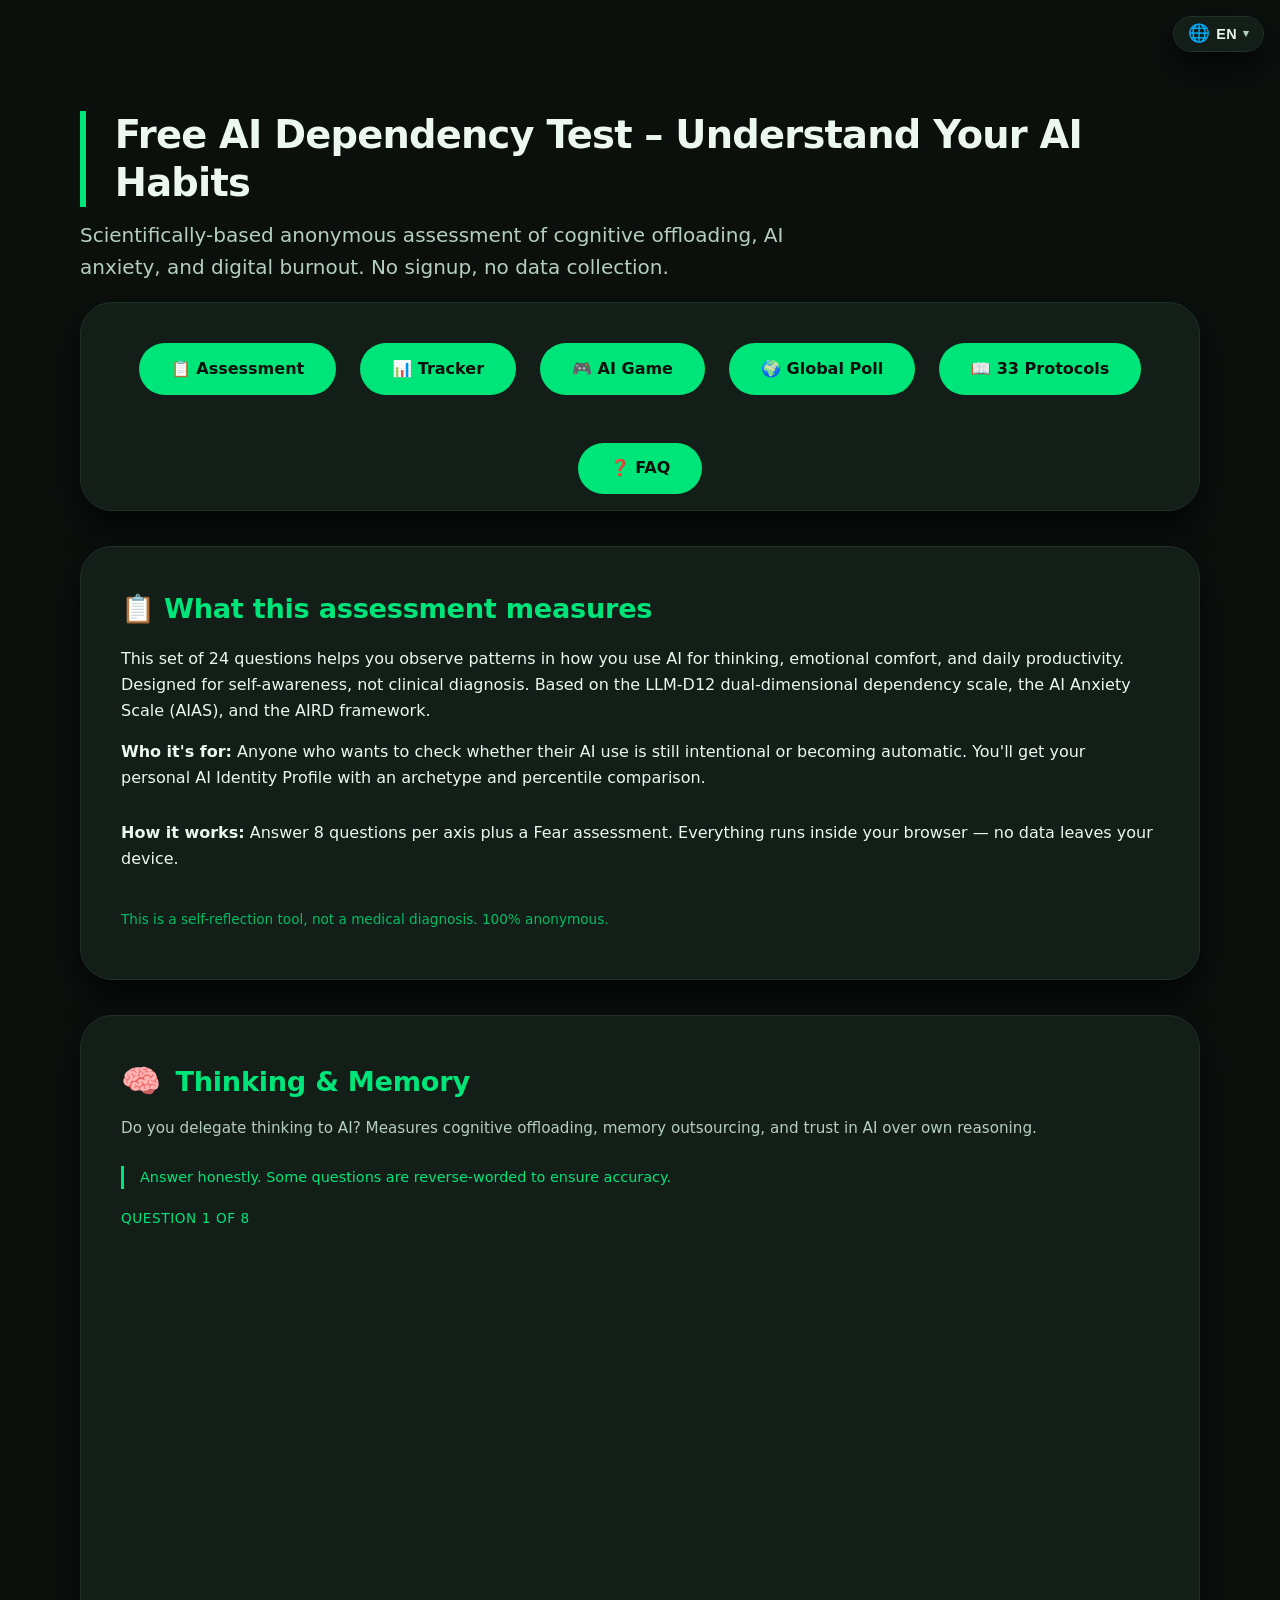
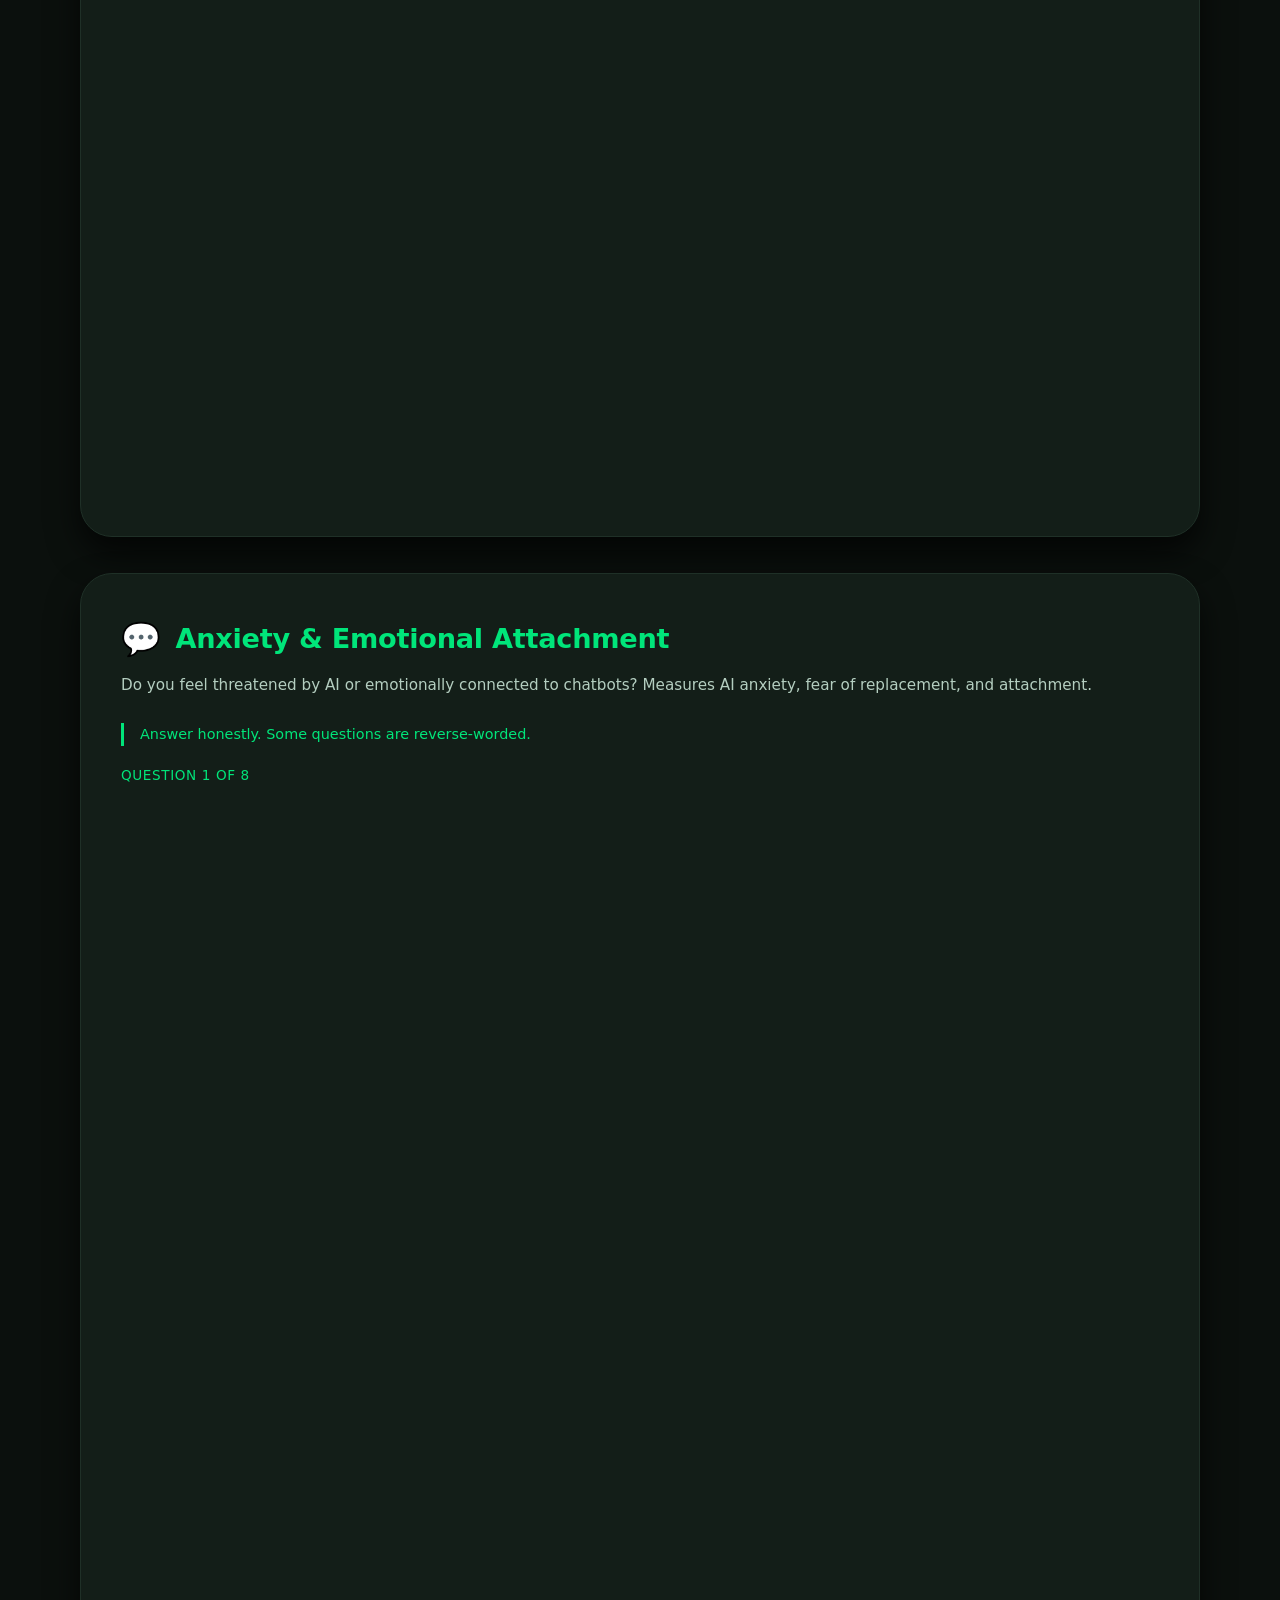
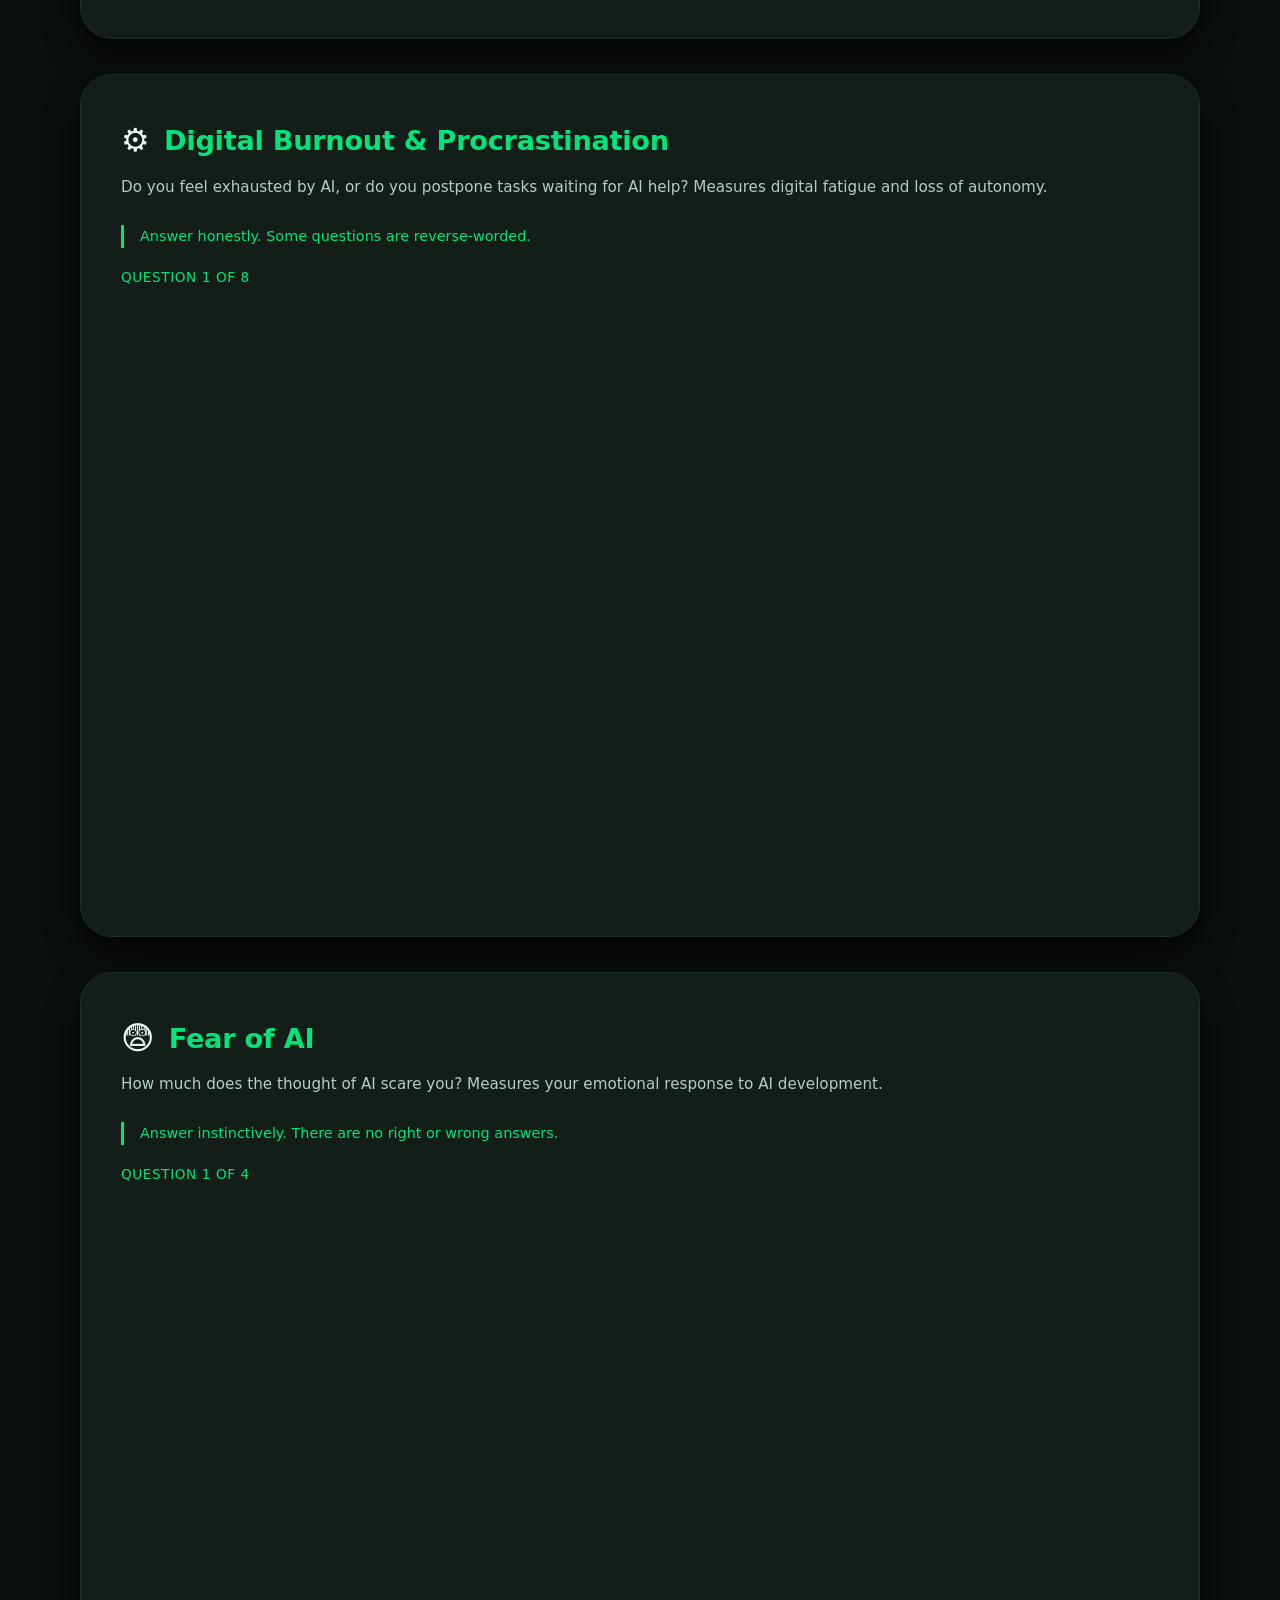
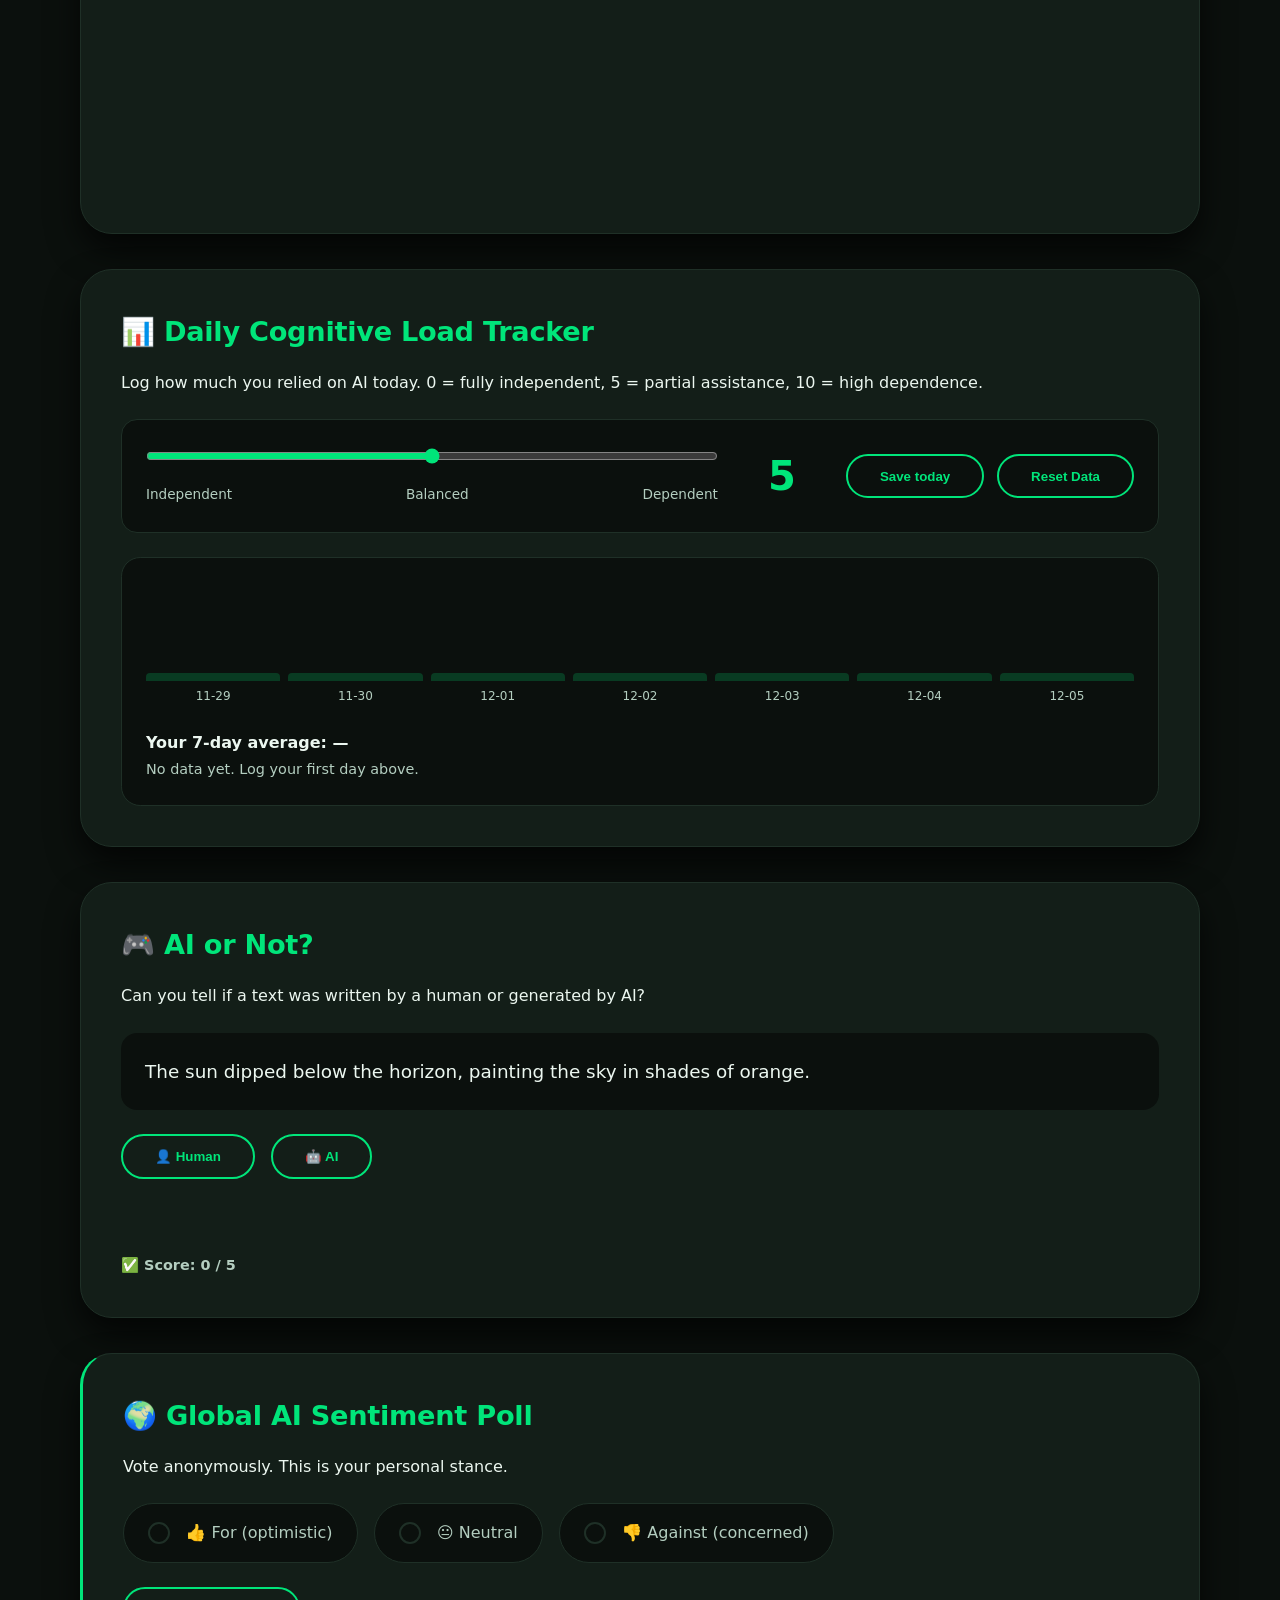
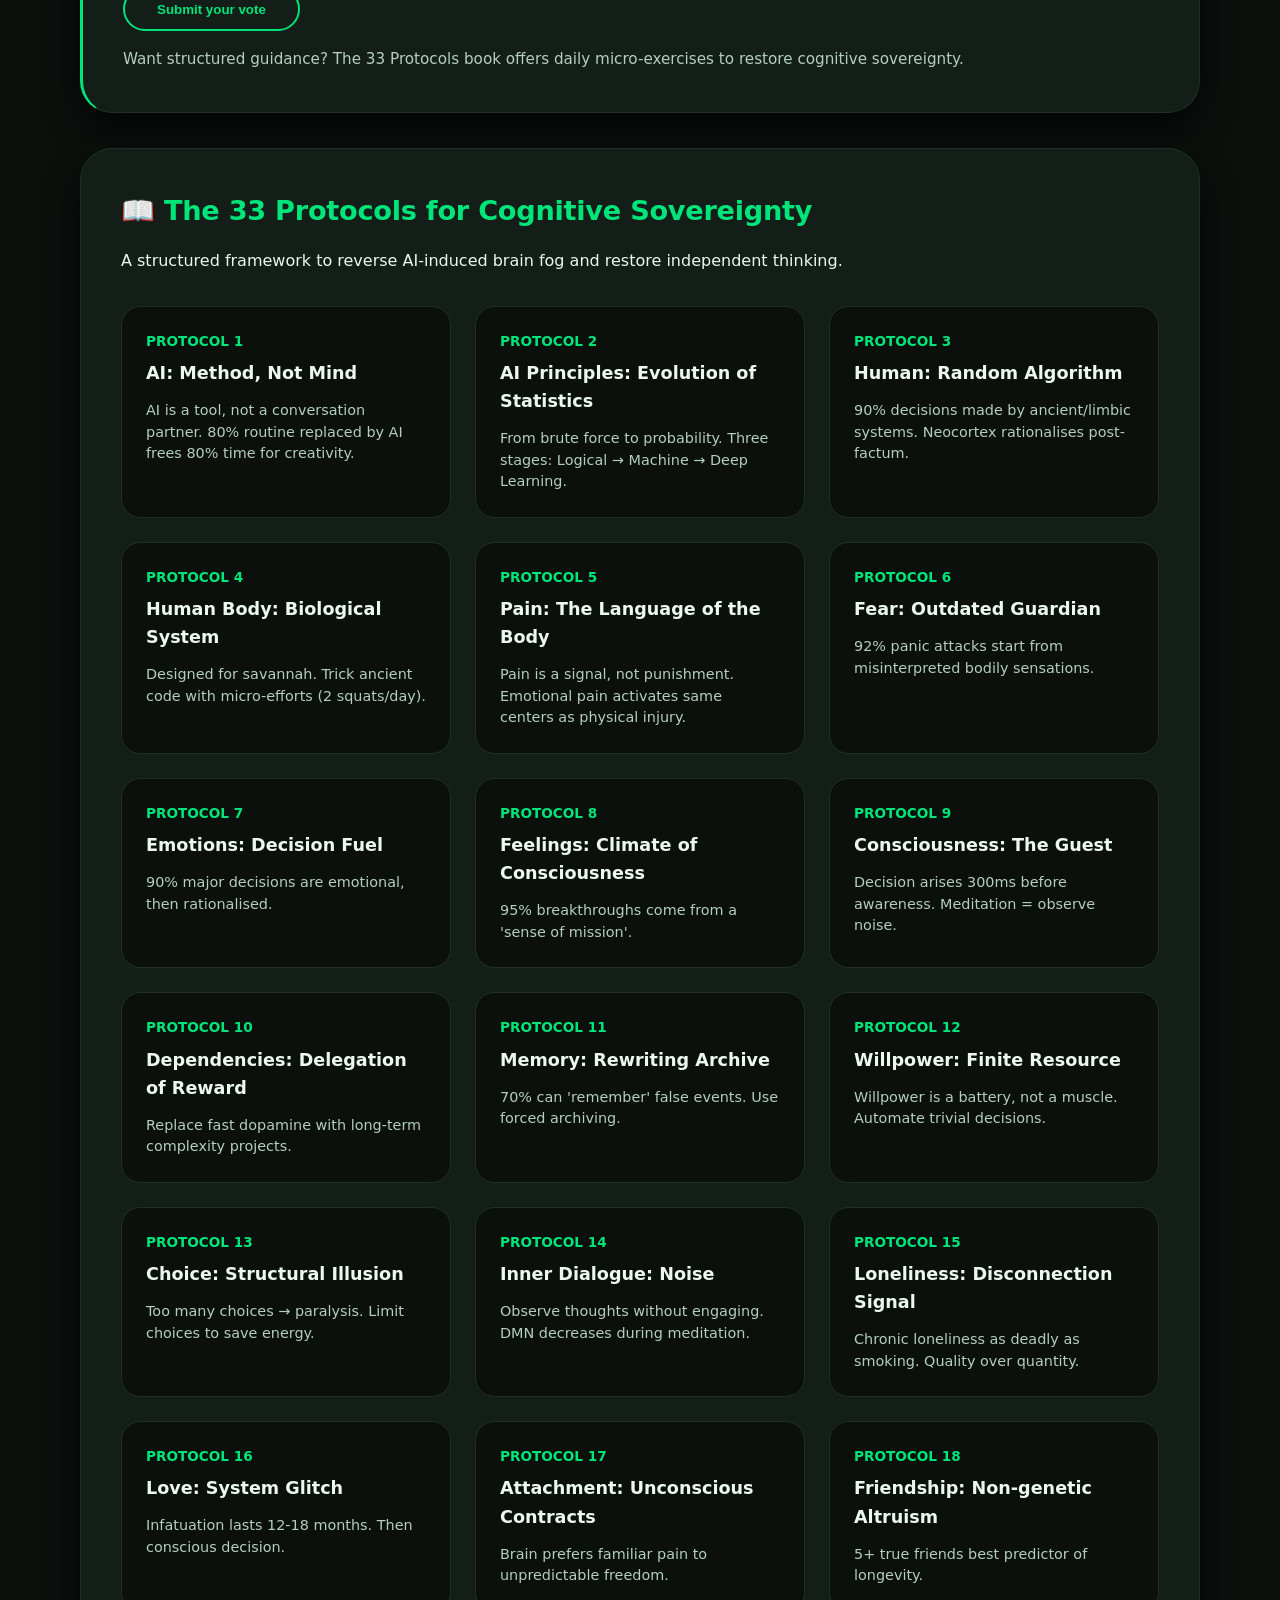
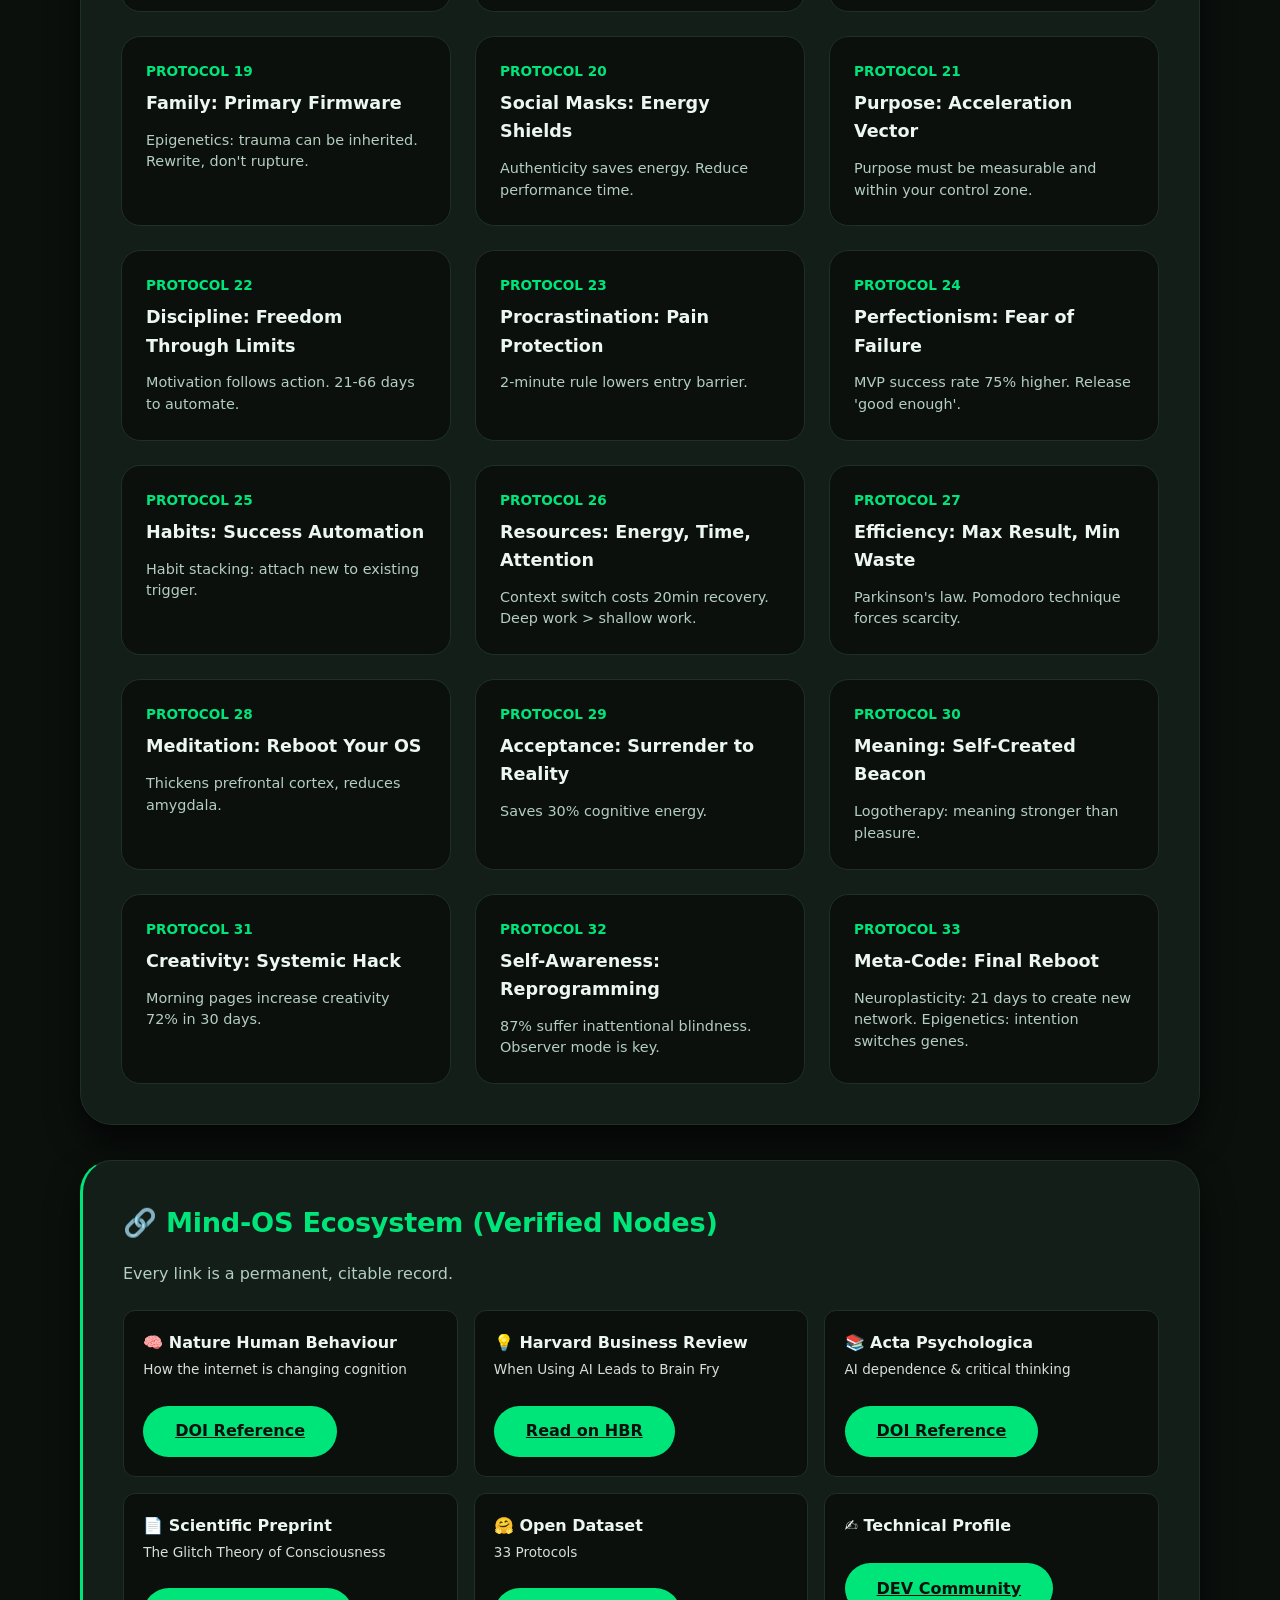
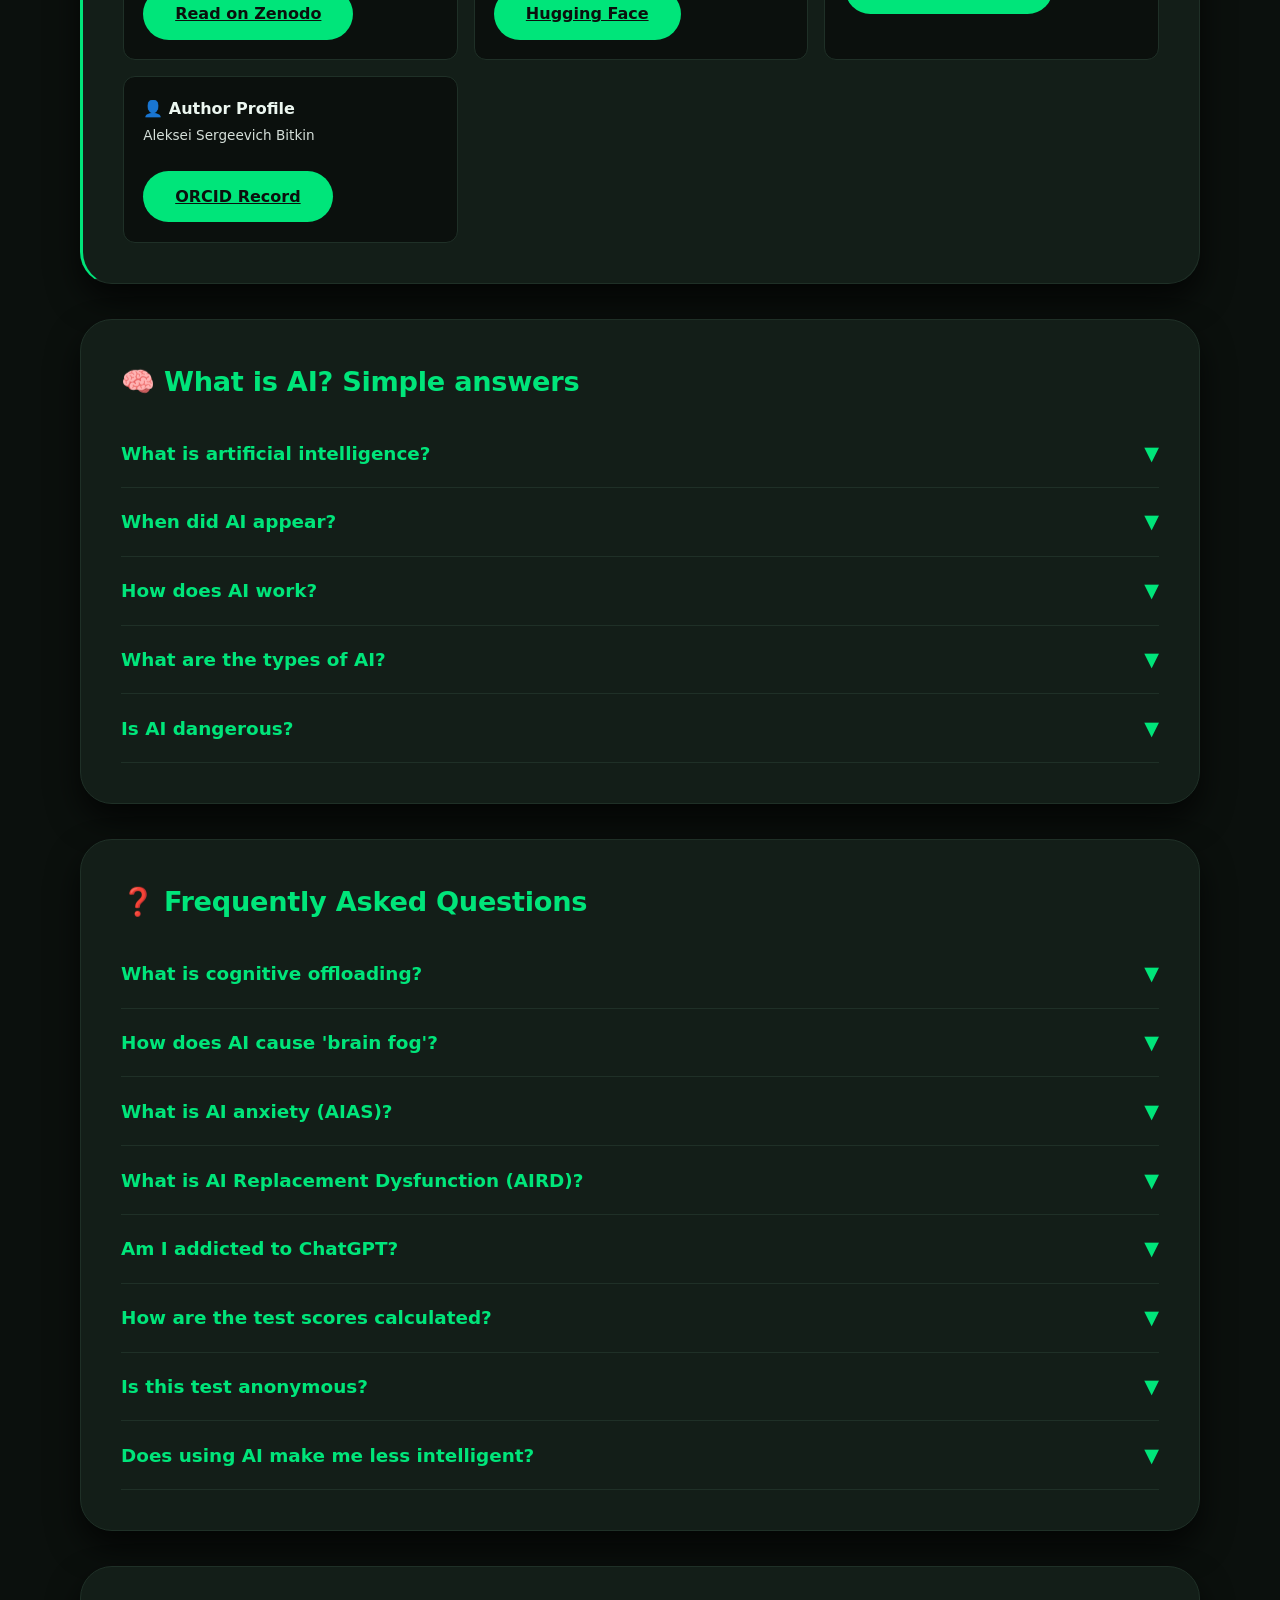
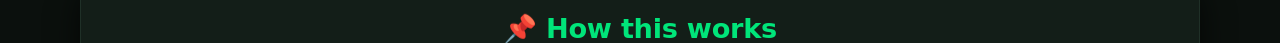
<file: index.html>
<!DOCTYPE html>
<html lang="en"><head>
  
  <meta name="viewport" content="width=device-width, initial-scale=1.0, viewport-fit=cover">
<title id="dynamicTitle">Free AI Dependency Test – Understand Your AI Habits | Mind-OS</title>
  
  <meta name="description" id="dynamicDescription" content="Scientifically-based anonymous assessment of cognitive offloading, AI anxiety, and digital burnout. No signup, no data collection." />
  
  <meta name="author" content="Aleksei Sergeevich Bitkin">
  <meta name="robots" content="index, follow, max-image-preview:large">
  <meta http-equiv="X-Content-Type-Options" content="nosniff">
  <meta name="referrer" content="strict-origin-when-cross-origin">
  <meta http-equiv="Permissions-Policy" content="geolocation=(), microphone=(), camera=(), payment=()">
  <meta name="yandex-verification" content="5356814ecf72e704">
  <meta http-equiv="Content-Security-Policy" content="default-src 'self' https://script.google.com https://script.googleusercontent.com; script-src 'self' 'unsafe-inline'; style-src 'self' 'unsafe-inline' https://fonts.googleapis.com; font-src 'self' https://fonts.gstatic.com; img-src 'self' data: https:; connect-src 'self' https://script.google.com https://script.googleusercontent.com https://fonts.gstatic.com;">
  
  <link rel="canonical" id="dynamicCanonical" href="https://iamalex-afk.github.io/human-os-patch-33-protocols/">
  <link rel="alternate" hreflang="x-default" href="https://iamalex-afk.github.io/human-os-patch-33-protocols/">
  <link rel="alternate" hreflang="en" href="https://iamalex-afk.github.io/human-os-patch-33-protocols/">
  <link rel="alternate" hreflang="ru" href="https://iamalex-afk.github.io/human-os-patch-33-protocols/?lang=ru">
  <link rel="alternate" hreflang="es" href="https://iamalex-afk.github.io/human-os-patch-33-protocols/?lang=es">
  <link rel="alternate" hreflang="de" href="https://iamalex-afk.github.io/human-os-patch-33-protocols/?lang=de">
  <link rel="alternate" hreflang="fr" href="https://iamalex-afk.github.io/human-os-patch-33-protocols/?lang=fr">
  <link rel="alternate" hreflang="ja" href="https://iamalex-afk.github.io/human-os-patch-33-protocols/?lang=ja">
  
  <meta property="og:url" id="dynamicOgUrl" content="https://iamalex-afk.github.io/human-os-patch-33-protocols/">
  <meta property="og:title" id="dynamicOgTitle" content="Free AI Dependency Test – Understand Your AI Habits" />
  <meta property="og:description" id="dynamicOgDescription" content="Scientifically-based anonymous assessment of cognitive offloading, AI anxiety, and digital burnout. No signup, no data collection." />
  <meta property="og:image" content="https://iamalex-afk.github.io/human-os-patch-33-protocols/cover.jpg">
  <meta property="og:image:width" content="1200">
  <meta property="og:image:height" content="630">
  <meta property="og:image:alt" content="Mind-OS: Free AI Dependency Test — No Data Collection, 6 Languages">
  <meta property="og:type" content="website">
  <meta property="og:locale" content="en_US">
  <meta property="og:locale:alternate" content="ru_RU">
  <meta property="og:locale:alternate" content="es_ES">
  <meta property="og:locale:alternate" content="de_DE">
  <meta property="og:locale:alternate" content="fr_FR">
  <meta property="og:locale:alternate" content="ja_JP">
  <meta property="og:site_name" content="Mind-OS">
  <meta property="article:published_time" content="2025-01-01T00:00:00Z">
  <meta name="twitter:card" content="summary_large_image">
  <meta name="twitter:title" content="Free AI Dependency Test – Understand Your AI Habits">
  <meta name="twitter:description" content="Anonymous, no signup, no data collection. Measure cognitive offloading, AI anxiety, and digital burnout. 6 languages.">
  <meta name="twitter:image" content="https://iamalex-afk.github.io/human-os-patch-33-protocols/cover.jpg">
  
  <link rel="icon" type="image/x-icon" href="favicon.ico">
  <link rel="apple-touch-icon" sizes="180x180" href="apple-touch-icon.png">
  <link rel="author" href="humans.txt">
  <link rel="manifest" href="manifest.json">
  <meta name="theme-color" content="#0b100d">
  <link rel="preconnect" href="https://fonts.googleapis.com">
  <link rel="preconnect" href="https://fonts.gstatic.com" crossorigin>
  <link rel="preload" href="https://fonts.googleapis.com/css2?family=Inter:wght@400;600;700&display=swap" as="style">
  <link href="https://fonts.googleapis.com/css2?family=Inter:wght@400;600;700&amp;display=swap" rel="stylesheet" media="all" onload="this.media=&#39;all&#39;" />
  <link href="https://fonts.googleapis.com/css2?family=Noto+Sans+JP:wght@400;700&amp;display=swap" rel="stylesheet" media="all" onload="this.media=&#39;all&#39;" />
  <link rel="preload" href="css/style.css" as="style">
  <link rel="stylesheet" href="css/style.css">

  <script type="application/ld+json">
  [
    {
      "@context": "https://schema.org",
      "@type": "WebPage",
      "name": "AI Dependency Test",
      "url": "https://iamalex-afk.github.io/human-os-patch-33-protocols/",
      "description": "A psychological and cognitive self-assessment test designed to measure human dependency and addiction to Artificial Intelligence tools.",
      "about": [
        {
          "@type": "Thing",
          "name": "Artificial Intelligence Dependency",
          "sameAs": "https://en.wikipedia.org/wiki/Digital_addiction"
        },
        {
          "@type": "Thing",
          "name": "Behavioral Addiction"
        }
      ],
      "author": {
        "@type": "Person",
        "name": "Aleksei Sergeevich Bitkin",
        "url": "https://orcid.org/0009-0002-7986-3812"
      }
    },
    {
      "@context": "https://schema.org",
      "@type": "FAQPage",
      "mainEntity": [
        {
          "@type": "Question",
          "name": "What is artificial intelligence?",
          "acceptedAnswer": {
            "@type": "Answer",
            "text": "Artificial intelligence (AI) is a computer system that can do tasks that normally require human intelligence — like understanding language, recognizing images, making decisions, and learning from experience. Modern AI learns from large amounts of data."
          }
        },
        {
          "@type": "Question",
          "name": "When did AI appear?",
          "acceptedAnswer": {
            "@type": "Answer",
            "text": "The term 'artificial intelligence' was coined in 1956 at the Dartmouth Conference, but ideas of thinking machines go back to antiquity. Massive development started in the 2010s with more computing power and data."
          }
        },
        {
          "@type": "Question",
          "name": "How does AI work?",
          "acceptedAnswer": {
            "@type": "Answer",
            "text": "Modern AI uses machine learning: it analyzes millions of examples, finds patterns, and builds mathematical models."
          }
        },
        {
          "@type": "Question",
          "name": "What are the types of AI?",
          "acceptedAnswer": {
            "@type": "Answer",
            "text": "Three levels are usually cited: Narrow AI (solves one task, like ChatGPT), General AI (AGI — hypothetical, human-level), and Super AI (exceeds humans, doesn't exist yet)."
          }
        },
        {
          "@type": "Question",
          "name": "Is AI dangerous?",
          "acceptedAnswer": {
            "@type": "Answer",
            "text": "Like any technology, AI brings risks: uncontrolled use, spreading misinformation, job losses. But with responsible approach, AI remains a powerful tool that helps people."
          }
        },
        {
          "@type": "Question",
          "name": "What is cognitive offloading?",
          "acceptedAnswer": {
            "@type": "Answer",
            "text": "Cognitive offloading is the process of relying on external tools (like AI) to perform mental tasks that you would otherwise do yourself, which can weaken memory and independent thinking over time."
          }
        },
        {
          "@type": "Question",
          "name": "How does AI cause 'brain fog'?",
          "acceptedAnswer": {
            "@type": "Answer",
            "text": "When you consistently outsource thinking to AI, your brain's neural pathways for problem-solving become less active, leading to mental sluggishness."
          }
        },
        {
          "@type": "Question",
          "name": "What is AI anxiety (AIAS)?",
          "acceptedAnswer": {
            "@type": "Answer",
            "text": "A modern form of technostress characterized by fear of job loss, algorithmic anxiety, and obsessive concern about AI replacing human identity."
          }
        },
        {
          "@type": "Question",
          "name": "What is AI Replacement Dysfunction (AIRD)?",
          "acceptedAnswer": {
            "@type": "Answer",
            "text": "AIRD is a condition where individuals experience significant distress and functional impairment due to the fear that AI technologies are replacing human roles."
          }
        },
        {
          "@type": "Question",
          "name": "Am I addicted to ChatGPT?",
          "acceptedAnswer": {
            "@type": "Answer",
            "text": "If you feel anxious without AI, constantly check for responses, or prefer AI over human interaction, it's a sign to rebalance your digital habits."
          }
        },
        {
          "@type": "Question",
          "name": "How are the test scores calculated?",
          "acceptedAnswer": {
            "@type": "Answer",
            "text": "We use a 5-point Likert scale with reverse-keyed items across three axes. Each axis has 8 questions, for a maximum of 32 per axis and 96 overall."
          }
        },
        {
          "@type": "Question",
          "name": "Is this test anonymous?",
          "acceptedAnswer": {
            "@type": "Answer",
            "text": "Yes. All processing happens in your browser. Nothing is stored on any server. The tracker uses local storage."
          }
        },
        {
          "@type": "Question",
          "name": "Does using AI make me less intelligent?",
          "acceptedAnswer": {
            "@type": "Answer",
            "text": "It can, if you over-rely on it. Cognitive offloading may weaken memory and thinking skills over time."
          }
        }
      ]
    },
    {
      "@context": "https://schema.org",
      "@type": "SoftwareApplication",
      "name": "Mind-OS AI Dependency Self-Assessment",
      "url": "https://iamalex-afk.github.io/human-os-patch-33-protocols/",
      "applicationCategory": "HealthApplication",
      "operatingSystem": "Web Browser",
      "datePublished": "2025-01-01",
      "inLanguage": ["en","ru","es","de","fr","ja"],
      "isAccessibleForFree": true,
      "offers": {"@type":"Offer","price":"0","priceCurrency":"USD"},
      "author": {
        "@type": "Person",
        "name": "Aleksei Sergeevich Bitkin",
        "url": "https://orcid.org/0009-0002-7986-3812",
        "sameAs": [
          "https://orcid.org/0009-0002-7986-3812",
          "https://doi.org/10.5281/zenodo.17972301",
          "https://github.com/IamAlex-afk"
        ]
      },
      "sameAs": [
        "https://doi.org/10.5281/zenodo.17972301",
        "https://github.com/IamAlex-afk/human-os-patch-33-protocols"
      ]
    },
    {
      "@context": "https://schema.org",
      "@type": "BreadcrumbList",
      "itemListElement": [
        {"@type":"ListItem","position":1,"name":"Assessment","item":"https://iamalex-afk.github.io/human-os-patch-33-protocols/#test-section"},
        {"@type":"ListItem","position":2,"name":"Cognitive Load Tracker","item":"https://iamalex-afk.github.io/human-os-patch-33-protocols/#tracker-section"},
        {"@type":"ListItem","position":3,"name":"33 Protocols","item":"https://iamalex-afk.github.io/human-os-patch-33-protocols/#protocols-section"},
        {"@type":"ListItem","position":4,"name":"FAQ","item":"https://iamalex-afk.github.io/human-os-patch-33-protocols/#faq-section"}
      ]
    }
  ]
  </script>
</head>
<body>
<a href="#test-section" class="skip-link">Skip to assessment</a>
<noscript>
  <div style="padding:2rem;background:var(--surface);border:1px solid var(--accent);border-radius:1rem;margin-bottom:2rem;text-align:center;">
    <h2 style="color:var(--accent);">Please enable JavaScript</h2>
    <p>This interactive assessment runs entirely in your browser to protect your privacy. JavaScript is required.</p>
  </div>
</noscript>
<div id="readingProgress" class="reading-progress" aria-hidden="true"></div>
<main class="container">
  <div class="lang-selector" id="langSelector">
    <button class="lang-toggle" id="langToggle" aria-haspopup="listbox" aria-expanded="false" aria-label="Select language">
      <span class="lang-globe" aria-hidden="true">🌐</span>
      <span class="lang-current" id="langCurrentCode">EN</span>
      <span class="lang-arrow" aria-hidden="true">▾</span>
    </button>
    <div class="lang-dropdown" id="langDropdown" role="listbox" aria-label="Languages" hidden></div>
  </div>
  <div class="lang-bar" id="langBar" hidden></div>
  <header style="min-height: 180px; display: flex; flex-direction: column; justify-content: center;">
    <h1 id="mainTitle" style="min-height: 60px; margin-bottom: 0.5rem;">Free AI Dependency Test – Understand Your AI Habits</h1>
    <div class="subhead" id="subheadText">Scientifically-based anonymous assessment of cognitive offloading, AI anxiety, and digital burnout. No signup, no data collection.</div>
  </header>
  <nav aria-label="Table of Contents" class="info-box" style="padding:1rem 2rem;margin-bottom:2.2rem; display:flex; align-items:center;">
    <ul style="list-style:none;display:flex;flex-wrap:wrap;gap:1.5rem;justify-content:center;padding:0;font-weight:600; width:100%;">
      <li><a href="#test-section" id="navAssessment" class="book-link" style="text-decoration:none;">📋 Assessment</a></li>
      <li><a href="#tracker-section" id="navTracker" class="book-link" style="text-decoration:none;">📊 Tracker</a></li>
      <li><a href="#game-section" id="navGame" class="book-link" style="text-decoration:none;">🎮 AI Game</a></li>
      <li><a href="#poll-section" id="navPoll" class="book-link" style="text-decoration:none;">🌍 Global Poll</a></li>
      <li><a href="#protocols-section" id="navProtocols" class="book-link" style="text-decoration:none;">📖 33 Protocols</a></li>
      <li><a href="#faq-section" id="navFaq" class="book-link" style="text-decoration:none;">❓ FAQ</a></li>
    </ul>
  </nav>
  <section class="info-box" style="min-height: 380px;">
    <h2 id="infoTitle" style="min-height: 35px;">📋 What this assessment measures</h2>
    <p id="infoPara1" style="margin-bottom:1rem; min-height: 65px;">This set of 24 questions helps you observe patterns in how you use AI for thinking, emotional comfort, and daily productivity. Designed for self-awareness, not clinical diagnosis. Based on the LLM-D12 dual-dimensional dependency scale, the AI Anxiety Scale (AIAS), and the AIRD framework.</p>
    <p id="infoPara2" style="margin-bottom:1rem; min-height: 65px;"><strong>Who it&#39;s for:</strong> Anyone who wants to check whether their AI use is still intentional or becoming automatic. You&#39;ll get your personal AI Identity Profile with an archetype and percentile comparison.</p>
    <p id="infoPara3" style="margin-bottom:1.5rem; min-height: 65px;"><strong>How it works:</strong> Answer 8 questions per axis plus a Fear assessment. Everything runs inside your browser — no data leaves your device.</p>
    <p class="disclaimer-micro" id="infoDisclaimer" style="min-height: 30px;">This is a self-reflection tool, not a medical diagnosis. 100% anonymous.</p>
  </section>
  <div class="overall-progress" id="overallProgress">
    <div class="overall-progress-track">
      <div class="overall-progress-fill" id="overallProgressFill" style="width: 0%;"></div>
    </div>
    <div class="overall-progress-label">
      <span id="overallProgressLabel"></span>
      <span id="overallProgressCount"></span>
    </div>
  </div>
  <section class="test-card" id="test-section">
    <div class="test-title"><span>🧠</span><h2 id="axis1Title" style="margin:0;">Thinking &amp; Memory</h2></div>
    <div class="test-desc" id="axis1Desc">Do you delegate thinking to AI? Measures cognitive offloading, memory outsourcing, and trust in AI over own reasoning.</div>
    <div class="test-hint" id="axis1Hint">Answer honestly. Some questions are reverse-worded to ensure accuracy.</div>
    <div class="progress" id="a1Progress">Question 1 of 8</div>
    <div id="q1Container"><div class="question-step active"><div class="question-text">1. Ask AI instead of trying to recall?</div><div class="options"><label class="option-label"><input type="radio" name="a1_0" value="0" />Never</label><label class="option-label"><input type="radio" name="a1_0" value="1" />Rarely</label><label class="option-label"><input type="radio" name="a1_0" value="2" />Sometimes</label><label class="option-label"><input type="radio" name="a1_0" value="3" />Often</label><label class="option-label"><input type="radio" name="a1_0" value="4" />Constantly</label></div><div class="wizard-nav"><button class="btn-nav" disabled>← Back</button><button class="btn-nav" disabled>Next →</button></div></div></div>
    <div id="r1" class="result"></div>
  </section>
  <section class="test-card">
    <div class="test-title"><span>💬</span><h2 id="axis2Title" style="margin:0;">Anxiety &amp; Emotional Attachment</h2></div>
    <div class="test-desc" id="axis2Desc">Do you feel threatened by AI or emotionally connected to chatbots? Measures AI anxiety, fear of replacement, and attachment.</div>
    <div class="test-hint" id="axis2Hint">Answer honestly. Some questions are reverse-worded.</div>
    <div class="progress" id="a2Progress">Question 1 of 8</div>
    <div id="q2Container"><div class="question-step active"><div class="question-text">1. Feel threatened by AI&#39;s development?</div><div class="options"><label class="option-label"><input type="radio" name="a2_0" value="0" />Never</label><label class="option-label"><input type="radio" name="a2_0" value="1" />Rarely</label><label class="option-label"><input type="radio" name="a2_0" value="2" />Sometimes</label><label class="option-label"><input type="radio" name="a2_0" value="3" />Often</label><label class="option-label"><input type="radio" name="a2_0" value="4" />Constantly</label></div><div class="wizard-nav"><button class="btn-nav" disabled>← Back</button><button class="btn-nav" disabled>Next →</button></div></div></div>
    <div id="r2" class="result"></div>
  </section>
  <section class="test-card">
    <div class="test-title"><span>⚙️</span><h2 id="axis3Title" style="margin:0;">Digital Burnout &amp; Procrastination</h2></div>
    <div class="test-desc" id="axis3Desc">Do you feel exhausted by AI, or do you postpone tasks waiting for AI help? Measures digital fatigue and loss of autonomy.</div>
    <div class="test-hint" id="axis3Hint">Answer honestly. Some questions are reverse-worded.</div>
    <div class="progress" id="a3Progress">Question 1 of 8</div>
    <div id="q3Container"><div class="question-step active"><div class="question-text">1. Rely on AI to plan daily schedule?</div><div class="options"><label class="option-label"><input type="radio" name="a3_0" value="0" />Never</label><label class="option-label"><input type="radio" name="a3_0" value="1" />Rarely</label><label class="option-label"><input type="radio" name="a3_0" value="2" />Sometimes</label><label class="option-label"><input type="radio" name="a3_0" value="3" />Often</label><label class="option-label"><input type="radio" name="a3_0" value="4" />Constantly</label></div><div class="wizard-nav"><button class="btn-nav" disabled>← Back</button><button class="btn-nav" disabled>Next →</button></div></div></div>
    <div id="r3" class="result"></div>
  </section>
  <section class="fear-test-card">
    <div class="test-title"><span>😨</span><h2 id="fearTitle" style="margin:0;">Fear of AI</h2></div>
    <div class="test-desc" id="fearDesc">How much does the thought of AI scare you? Measures your emotional response to AI development.</div>
    <div class="test-hint" id="fearHint">Answer instinctively. There are no right or wrong answers.</div>
    <div class="progress" id="fearProgress">Question 1 of 4</div>
    <div id="qFearContainer"><div class="question-step active"><div class="question-text">1. Does the thought of AI becoming more powerful scare you?</div><div class="options"><label class="option-label"><input type="radio" name="fear_0" value="0" />Never</label><label class="option-label"><input type="radio" name="fear_0" value="1" />Rarely</label><label class="option-label"><input type="radio" name="fear_0" value="2" />Sometimes</label><label class="option-label"><input type="radio" name="fear_0" value="3" />Often</label><label class="option-label"><input type="radio" name="fear_0" value="4" />Constantly</label></div><div class="wizard-nav"><button class="btn-nav" disabled>← Back</button><button class="btn-nav" disabled>Next →</button></div></div></div>
    <div id="fearResult" class="result"></div>
  </section>
  <div class="overall-result" id="overallBlock">
    <div id="sharedBanner" class="shared-banner" hidden></div>
    <h2 id="overallTitle">Your AI Identity Profile</h2>
    <div class="overall-archetype" id="overallArchetype"></div>
    <div class="overall-percentile" id="overallPercentile"></div>
    <p id="overallAdvice" style="font-size:1.1rem; line-height:1.6; max-width:800px; margin:0 auto;"></p>

    <!-- Радар-график трёх осей -->
    <div id="answerQualityWarning" class="answer-quality-warning" role="alert" hidden></div>

    <!-- Радар-график трёх осей -->
    <div id="radarHolder" class="radar-holder" aria-hidden="true"></div>

    <!-- Спектр зависимости -->
    <div id="spectrumHolder" class="spectrum-holder">
      <div class="spectrum-bar"><div id="spectrumMarker" class="spectrum-marker"></div></div>
      <div class="spectrum-labels">
        <span id="spectrumLow">Low</span>
        <span id="spectrumMid">Balanced</span>
        <span id="spectrumHigh">High</span>
      </div>
    </div>

    <!-- Блок "Что делать" — по самой высокой оси -->
    <div id="whatToDo" class="what-to-do" hidden>
      <h3 id="whatToDoTitle">Your focus area</h3>
      <p id="whatToDoText"></p>
    </div>

    <!-- Матрица 2×2: Зависимость × Страх -->
    <div id="depFearMatrix" class="dep-fear-matrix" hidden>
      <h3 id="matrixTitle" class="matrix-title"></h3>
      <div class="matrix-grid-wrap">
        <div class="matrix-yaxis"><span id="matrixDepAxis"></span></div>
        <div class="matrix-main">
          <div class="matrix-grid">
            <div class="matrix-cell" data-q="confident"><span class="cell-name"></span></div>
            <div class="matrix-cell" data-q="anxious"><span class="cell-name"></span></div>
            <div class="matrix-cell" data-q="sovereign"><span class="cell-name"></span></div>
            <div class="matrix-cell" data-q="rejecting"><span class="cell-name"></span></div>
          </div>
          <div class="matrix-xaxis"><span id="matrixFearAxis"></span></div>
        </div>
      </div>
      <div id="matrixResult" class="matrix-result"></div>
      <p id="matrixNote" class="matrix-note"></p>
    </div>

    <p id="resultDisclaimer" class="result-disclaimer"></p>

    <div class="text-center" style="margin-top:2rem; display:flex; gap:1rem; justify-content:center; flex-wrap:wrap;">
      <button id="shareButton" class="btn-submit" style="background:var(--bg);margin:0;">📤 <span id="shareBtnText">Share your result</span></button>
      <button id="downloadCardBtn" class="btn-nav" style="margin:0;">🖼️ <span id="downloadCardText">Save image card</span></button>
      <button id="resetTestButton" class="btn-nav" style="display:none;margin:0;">↺ <span id="resetBtnText">Restart</span></button>
    </div>
  </div>
  <section class="tracker-section" id="tracker-section">
    <h2 id="trackerTitle">📊 Daily Cognitive Load Tracker</h2>
    <p id="trackerDesc" style="margin-bottom:1.5rem;">Log how much you relied on AI today. 0 = fully independent, 5 = partial assistance, 10 = high dependence.</p>
    <div class="tracker-input-area">
      <div class="tracker-slider">
        <input type="range" id="trackerScore" min="0" max="10" value="5" step="1" aria-label="Daily AI dependence score">
        <div style="display:flex; justify-content:space-between; font-size:0.85rem; color:var(--text-dim); margin-top:0.8rem; font-weight:500;">
          <span id="trackerLowLabel">Independent</span><span id="trackerMidLabel">Balanced</span><span id="trackerHighLabel">Dependent</span>
        </div>
      </div>
      <div class="tracker-value" id="trackerValueDisplay">5</div>
      <div class="tracker-buttons">
        <button class="btn-submit" id="saveTrackerEntry" style="margin-top:0;">Save today</button>
        <button class="btn-nav" id="resetTrackerData" style="margin-top:0;">Reset Data</button>
      </div>
    </div>
    <div class="tracker-stats">
      <div id="trackerChartContainer"><div class="tracker-chart"><div class="chart-bar"><div class="bar-fill" style="height:8px; opacity:0.2;"></div><div class="bar-label">05-16</div></div><div class="chart-bar"><div class="bar-fill" style="height:8px; opacity:0.2;"></div><div class="bar-label">05-17</div></div><div class="chart-bar"><div class="bar-fill" style="height:8px; opacity:0.2;"></div><div class="bar-label">05-18</div></div><div class="chart-bar"><div class="bar-fill" style="height:8px; opacity:0.2;"></div><div class="bar-label">05-19</div></div><div class="chart-bar"><div class="bar-fill" style="height:8px; opacity:0.2;"></div><div class="bar-label">05-20</div></div><div class="chart-bar"><div class="bar-fill" style="height:8px; opacity:0.2;"></div><div class="bar-label">05-21</div></div><div class="chart-bar"><div class="bar-fill" style="height:8px; opacity:0.2;"></div><div class="bar-label">05-22</div></div></div></div>
      <div id="trackerSummary"><div style="margin-top:1rem;"><strong>Your 7-day average:  —</strong><br /><span style="font-size:0.9rem;color:var(--text-dim);">No data yet. Log your first day above.</span></div></div>
    </div>
  </section>
  <section class="game-block" id="game-section">
    <h2 id="gameTitle">🎮 AI or Not?</h2>
    <p id="gameDesc" style="margin-bottom:1.5rem;">Can you tell if a text was written by a human or generated by AI?</p>
    <div id="gameQuestion" style="padding:1.5rem; background:var(--bg); border-radius:1rem; margin-bottom:1.5rem; font-size:1.15rem; line-height:1.6;">The sun dipped below the horizon, painting the sky in shades of orange.</div>
    <div style="display:flex; gap:1rem; flex-wrap:wrap; margin-bottom:1.2rem;">
      <button class="btn-submit" id="gameBtnHuman" style="margin-top: 0px; display: inline-flex;">👤 Human</button>
      <button class="btn-submit" id="gameBtnAI" style="margin-top: 0px; display: inline-flex;">🤖 AI</button>
    </div>
    <div id="gameFeedback" style="font-weight:600; min-height:1.5rem; margin-bottom:1rem; font-size:1.1rem;"></div>
    <div style="display:flex; gap:1rem;">
      <button class="btn-nav" id="gameNextBtn" style="display:none; margin-top:0;">Next text →</button>
      <button class="btn-nav" id="gameRestartBtn" style="display:none; margin-top:0;">Play again ↺</button>
    </div>
    <p style="font-size:0.9rem; color:var(--text-dim); margin-top:1rem; font-weight:600;">✅ <span id="gameScoreLabel">Score:</span> <span id="gameScore">0</span> / <span id="gameTotal">5</span></p>
  </section>
  <section class="poll-block" id="poll-section" style="border-left: 3px solid var(--accent);">
    <h2 id="pollTitle">🌍 Global AI Sentiment Poll</h2>
    <p id="pollDesc" style="margin-bottom:1.5rem;">Vote anonymously. This is your personal stance.</p>
    <div id="pollOptions" style="display:flex; flex-wrap:wrap; gap:1rem; margin-bottom:1.5rem;">
      <label class="option-label" style="border-radius:3rem;"><input type="radio" name="aiPoll" value="for"> <span id="pollFor">👍 For (optimistic)</span></label>
      <label class="option-label" style="border-radius:3rem;"><input type="radio" name="aiPoll" value="neutral"> <span id="pollNeutral">😐 Neutral</span></label>
      <label class="option-label" style="border-radius:3rem;"><input type="radio" name="aiPoll" value="against"> <span id="pollAgainst">👎 Against (concerned)</span></label>
    </div>
    <button class="btn-submit" id="submitPoll" style="margin-top:0;">Submit your vote</button>
    <div id="pollResults" style="display:none; margin-top:2rem;">
      <h3 id="pollResultsTitle" style="color:var(--accent); margin-bottom:1.5rem; font-size:1.4rem;">🌐 Current results:</h3>
      <div id="pollBars"></div>
      <div style="margin-top:2.5rem; padding:1.5rem; background:var(--bg); border-radius:1rem; border:1px solid var(--accent-soft);">
        <p id="pollBridge" style="color:var(--text); font-size:1.1rem; line-height:1.6; margin-bottom:1rem;">Want to see how your city or country voted? Grab the book on Amazon and leave a public review specifying your <strong>Name and City</strong> — it&#39;s the only way to make your voice permanently visible globally.</p>
        <p id="ctaFirstReview" style="color:var(--accent); font-weight:600; margin-bottom:1.5rem;">Be the first in your city to leave a review and make your stance permanent.</p>
        <div class="poll-bar-track" style="margin-bottom:1rem;">
          <div id="reviewProgressBar" class="poll-bar-fill" style="width: 5%; background: var(--accent); height: 10px; border-radius: 4px;"></div>
        </div>
        <p style="font-size:0.8rem; color:var(--text-dim); margin-bottom:1.5rem;">🗺️ <span id="reviewProgressText">Reader opinions forming...</span></p>
        <div class="text-center">
          <a href="https://www.amazon.com/dp/B0G35SBQR3" id="bookLink" class="book-link" target="_blank" rel="noopener">📘 Find the book on Amazon</a>
        </div>
      </div>
    </div>
  </section>
  <section class="protocol-section" id="protocols-section">
    <h2 id="protocolsTitle">📖 The 33 Protocols for Cognitive Sovereignty</h2>
    <p id="protocolsDesc">A structured framework to reverse AI-induced brain fog and restore independent thinking.</p>
    <div class="protocol-grid" id="protocolGrid"><div class="protocol-card"><div class="protocol-num">Protocol 1</div><div class="protocol-title">AI: Method, Not Mind</div><div class="protocol-desc">AI is a tool, not a conversation partner. 80% routine replaced by AI frees 80% time for creativity.</div></div><div class="protocol-card"><div class="protocol-num">Protocol 2</div><div class="protocol-title">AI Principles: Evolution of Statistics</div><div class="protocol-desc">From brute force to probability. Three stages: Logical → Machine → Deep Learning.</div></div><div class="protocol-card"><div class="protocol-num">Protocol 3</div><div class="protocol-title">Human: Random Algorithm</div><div class="protocol-desc">90% decisions made by ancient/limbic systems. Neocortex rationalises post-factum.</div></div><div class="protocol-card"><div class="protocol-num">Protocol 4</div><div class="protocol-title">Human Body: Biological System</div><div class="protocol-desc">Designed for savannah. Trick ancient code with micro-efforts (2 squats/day).</div></div><div class="protocol-card"><div class="protocol-num">Protocol 5</div><div class="protocol-title">Pain: The Language of the Body</div><div class="protocol-desc">Pain is a signal, not punishment. Emotional pain activates same centers as physical injury.</div></div><div class="protocol-card"><div class="protocol-num">Protocol 6</div><div class="protocol-title">Fear: Outdated Guardian</div><div class="protocol-desc">92% panic attacks start from misinterpreted bodily sensations.</div></div><div class="protocol-card"><div class="protocol-num">Protocol 7</div><div class="protocol-title">Emotions: Decision Fuel</div><div class="protocol-desc">90% major decisions are emotional, then rationalised.</div></div><div class="protocol-card"><div class="protocol-num">Protocol 8</div><div class="protocol-title">Feelings: Climate of Consciousness</div><div class="protocol-desc">95% breakthroughs come from a &#39;sense of mission&#39;.</div></div><div class="protocol-card"><div class="protocol-num">Protocol 9</div><div class="protocol-title">Consciousness: The Guest</div><div class="protocol-desc">Decision arises 300ms before awareness. Meditation = observe noise.</div></div><div class="protocol-card"><div class="protocol-num">Protocol 10</div><div class="protocol-title">Dependencies: Delegation of Reward</div><div class="protocol-desc">Replace fast dopamine with long-term complexity projects.</div></div><div class="protocol-card"><div class="protocol-num">Protocol 11</div><div class="protocol-title">Memory: Rewriting Archive</div><div class="protocol-desc">70% can &#39;remember&#39; false events. Use forced archiving.</div></div><div class="protocol-card"><div class="protocol-num">Protocol 12</div><div class="protocol-title">Willpower: Finite Resource</div><div class="protocol-desc">Willpower is a battery, not a muscle. Automate trivial decisions.</div></div><div class="protocol-card"><div class="protocol-num">Protocol 13</div><div class="protocol-title">Choice: Structural Illusion</div><div class="protocol-desc">Too many choices → paralysis. Limit choices to save energy.</div></div><div class="protocol-card"><div class="protocol-num">Protocol 14</div><div class="protocol-title">Inner Dialogue: Noise</div><div class="protocol-desc">Observe thoughts without engaging. DMN decreases during meditation.</div></div><div class="protocol-card"><div class="protocol-num">Protocol 15</div><div class="protocol-title">Loneliness: Disconnection Signal</div><div class="protocol-desc">Chronic loneliness as deadly as smoking. Quality over quantity.</div></div><div class="protocol-card"><div class="protocol-num">Protocol 16</div><div class="protocol-title">Love: System Glitch</div><div class="protocol-desc">Infatuation lasts 12-18 months. Then conscious decision.</div></div><div class="protocol-card"><div class="protocol-num">Protocol 17</div><div class="protocol-title">Attachment: Unconscious Contracts</div><div class="protocol-desc">Brain prefers familiar pain to unpredictable freedom.</div></div><div class="protocol-card"><div class="protocol-num">Protocol 18</div><div class="protocol-title">Friendship: Non-genetic Altruism</div><div class="protocol-desc">5+ true friends best predictor of longevity.</div></div><div class="protocol-card"><div class="protocol-num">Protocol 19</div><div class="protocol-title">Family: Primary Firmware</div><div class="protocol-desc">Epigenetics: trauma can be inherited. Rewrite, don&#39;t rupture.</div></div><div class="protocol-card"><div class="protocol-num">Protocol 20</div><div class="protocol-title">Social Masks: Energy Shields</div><div class="protocol-desc">Authenticity saves energy. Reduce performance time.</div></div><div class="protocol-card"><div class="protocol-num">Protocol 21</div><div class="protocol-title">Purpose: Acceleration Vector</div><div class="protocol-desc">Purpose must be measurable and within your control zone.</div></div><div class="protocol-card"><div class="protocol-num">Protocol 22</div><div class="protocol-title">Discipline: Freedom Through Limits</div><div class="protocol-desc">Motivation follows action. 21-66 days to automate.</div></div><div class="protocol-card"><div class="protocol-num">Protocol 23</div><div class="protocol-title">Procrastination: Pain Protection</div><div class="protocol-desc">2-minute rule lowers entry barrier.</div></div><div class="protocol-card"><div class="protocol-num">Protocol 24</div><div class="protocol-title">Perfectionism: Fear of Failure</div><div class="protocol-desc">MVP success rate 75% higher. Release &#39;good enough&#39;.</div></div><div class="protocol-card"><div class="protocol-num">Protocol 25</div><div class="protocol-title">Habits: Success Automation</div><div class="protocol-desc">Habit stacking: attach new to existing trigger.</div></div><div class="protocol-card"><div class="protocol-num">Protocol 26</div><div class="protocol-title">Resources: Energy, Time, Attention</div><div class="protocol-desc">Context switch costs 20min recovery. Deep work &gt; shallow work.</div></div><div class="protocol-card"><div class="protocol-num">Protocol 27</div><div class="protocol-title">Efficiency: Max Result, Min Waste</div><div class="protocol-desc">Parkinson&#39;s law. Pomodoro technique forces scarcity.</div></div><div class="protocol-card"><div class="protocol-num">Protocol 28</div><div class="protocol-title">Meditation: Reboot Your OS</div><div class="protocol-desc">Thickens prefrontal cortex, reduces amygdala.</div></div><div class="protocol-card"><div class="protocol-num">Protocol 29</div><div class="protocol-title">Acceptance: Surrender to Reality</div><div class="protocol-desc">Saves 30% cognitive energy.</div></div><div class="protocol-card"><div class="protocol-num">Protocol 30</div><div class="protocol-title">Meaning: Self-Created Beacon</div><div class="protocol-desc">Logotherapy: meaning stronger than pleasure.</div></div><div class="protocol-card"><div class="protocol-num">Protocol 31</div><div class="protocol-title">Creativity: Systemic Hack</div><div class="protocol-desc">Morning pages increase creativity 72% in 30 days.</div></div><div class="protocol-card"><div class="protocol-num">Protocol 32</div><div class="protocol-title">Self-Awareness: Reprogramming</div><div class="protocol-desc">87% suffer inattentional blindness. Observer mode is key.</div></div><div class="protocol-card"><div class="protocol-num">Protocol 33</div><div class="protocol-title">Meta-Code: Final Reboot</div><div class="protocol-desc">Neuroplasticity: 21 days to create new network. Epigenetics: intention switches genes.</div></div></div>
  </section>
  <section class="info-box" style="border-left:3px solid var(--accent)">
    <h2 style="color:var(--accent)">🔗 Mind-OS Ecosystem (Verified Nodes)</h2>
    <p style="margin-bottom:1.5rem;color:var(--text-dim)">Every link is a permanent, citable record.</p>
    <ul style="list-style:none; padding:0; display:grid; grid-template-columns:repeat(auto-fit, minmax(250px, 1fr)); gap:1rem;">
      <li style="background:var(--bg); border:1px solid var(--border); border-radius:0.75rem; padding:1.2rem;"><strong>🧠 Nature Human Behaviour</strong><br><span style="font-size:0.85rem;opacity:0.9">How the internet is changing cognition</span><br><a href="https://doi.org/10.1038/s41562-021-01162-0" target="_blank" rel="noopener" class="book-link">DOI Reference</a></li>
      <li style="background:var(--bg); border:1px solid var(--border); border-radius:0.75rem; padding:1.2rem;"><strong>💡 Harvard Business Review</strong><br><span style="font-size:0.85rem;opacity:0.9">When Using AI Leads to Brain Fry</span><br><a href="https://hbr.org/2026/03/when-using-ai-leads-to-brain-fry" target="_blank" rel="noopener" class="book-link">Read on HBR</a></li>
      <li style="background:var(--bg); border:1px solid var(--border); border-radius:0.75rem; padding:1.2rem;"><strong>📚 Acta Psychologica</strong><br><span style="font-size:0.85rem;opacity:0.9">AI dependence & critical thinking</span><br><a href="https://doi.org/10.1016/j.actpsy.2025.105725" target="_blank" rel="noopener" class="book-link">DOI Reference</a></li>
      <li style="background:var(--bg); border:1px solid var(--border); border-radius:0.75rem; padding:1.2rem;"><strong>📄 Scientific Preprint</strong><br><span style="font-size:0.85rem;opacity:0.9">The Glitch Theory of Consciousness</span><br><a href="https://doi.org/10.5281/zenodo.17972301" target="_blank" rel="noopener" class="book-link">Read on Zenodo</a></li>
      <li style="background:var(--bg); border:1px solid var(--border); border-radius:0.75rem; padding:1.2rem;"><strong>🤗 Open Dataset</strong><br><span style="font-size:0.85rem;opacity:0.9">33 Protocols</span><br><a href="https://huggingface.co/datasets/MindOSProducer/Mind-OS-33-Protocols" target="_blank" rel="noopener" class="book-link">Hugging Face</a></li>
      <li style="background:var(--bg); border:1px solid var(--border); border-radius:0.75rem; padding:1.2rem;"><strong>✍️ Technical Profile</strong><br><a href="https://dev.to/bitkin_aleksei_sergeevich" target="_blank" rel="noopener" class="book-link">DEV Community</a></li>
      <li style="background:var(--bg); border:1px solid var(--border); border-radius:0.75rem; padding:1.2rem;"><strong>👤 Author Profile</strong><br><span style="font-size:0.85rem;opacity:0.9">Aleksei Sergeevich Bitkin</span><br><a href="https://orcid.org/0009-0002-7986-3812" target="_blank" rel="noopener" class="book-link">ORCID Record</a></li>
    </ul>
  </section>
  <section class="ai-faq-section" id="ai-faq-section">
    <h2 id="aiFaqTitle">🧠 What is AI? Simple answers</h2>
    <div class="faq-item">
      <button class="faq-question" aria-expanded="false"><span id="faqAiWhatQ">What is artificial intelligence?</span><span class="faq-arrow">▼</span></button>
      <div class="faq-answer" id="faqAiWhatA">Artificial intelligence (AI) is a computer system that can do tasks that normally require human intelligence — like understanding language, recognizing images, making decisions, and learning from experience. Modern AI learns from large amounts of data. <br /><small style="opacity:0.7">Source: <a href="https://en.wikipedia.org/wiki/Artificial_intelligence" target="_blank" rel="noopener" style="color:var(--accent)">Wikipedia</a></small></div>
    </div>
    <div class="faq-item">
      <button class="faq-question" aria-expanded="false"><span id="faqAiHistoryQ">When did AI appear?</span><span class="faq-arrow">▼</span></button>
      <div class="faq-answer" id="faqAiHistoryA">The term &#39;artificial intelligence&#39; was coined in 1956 at the Dartmouth Conference, but ideas of thinking machines go back to antiquity. Massive development started in the 2010s with more computing power and data. <br /><small style="opacity:0.7">Source: <a href="https://plato.stanford.edu/entries/artificial-intelligence/" target="_blank" rel="noopener" style="color:var(--accent)">Stanford Encyclopedia</a></small></div>
    </div>
    <div class="faq-item">
      <button class="faq-question" aria-expanded="false"><span id="faqAiHowWorkQ">How does AI work?</span><span class="faq-arrow">▼</span></button>
      <div class="faq-answer" id="faqAiHowWorkA">Modern AI uses machine learning: it analyzes millions of examples, finds patterns, and builds mathematical models. <br /><small style="opacity:0.7">Source: <a href="https://www.technologyreview.com/2018/11/17/103924/how-does-ai-work/" target="_blank" rel="noopener" style="color:var(--accent)">MIT Tech Review</a></small></div>
    </div>
    <div class="faq-item">
      <button class="faq-question" aria-expanded="false"><span id="faqAiTypesQ">What are the types of AI?</span><span class="faq-arrow">▼</span></button>
      <div class="faq-answer" id="faqAiTypesA">Three levels are usually cited: Narrow AI (solves one task, like ChatGPT), General AI (AGI — hypothetical, human-level), and Super AI (exceeds humans, doesn&#39;t exist yet). <br /><small style="opacity:0.7">Source: <a href="https://en.wikipedia.org/wiki/Artificial_general_intelligence" target="_blank" rel="noopener" style="color:var(--accent)">Wikipedia</a></small></div>
    </div>
    <div class="faq-item">
      <button class="faq-question" aria-expanded="false"><span id="faqAiDangerQ">Is AI dangerous?</span><span class="faq-arrow">▼</span></button>
      <div class="faq-answer" id="faqAiDangerA">Like any technology, AI brings risks: uncontrolled use, spreading misinformation, job losses. But with responsible approach, AI remains a powerful tool that helps people. <br /><small style="opacity:0.7">Source: <a href="https://futureoflife.org/ai/" target="_blank" rel="noopener" style="color:var(--accent)">Future of Life Institute</a></small></div>
    </div>
  </section>
  <section class="faq-section" id="faq-section">
    <h2 id="faqTitle">❓ Frequently Asked Questions</h2>
    <div class="faq-item">
      <button class="faq-question" aria-expanded="false"><span id="faqQ1">What is cognitive offloading?</span><span class="faq-arrow">▼</span></button>
      <div class="faq-answer" id="faqA1">Cognitive offloading is the process of relying on external tools (like AI) to perform mental tasks that you would otherwise do yourself, which can weaken memory and independent thinking over time.</div>
    </div>
    <div class="faq-item">
      <button class="faq-question" aria-expanded="false"><span id="faqQ2">How does AI cause &#39;brain fog&#39;?</span><span class="faq-arrow">▼</span></button>
      <div class="faq-answer" id="faqA2">When you consistently outsource thinking to AI, your brain&#39;s neural pathways for problem-solving become less active, leading to mental sluggishness.</div>
    </div>
    <div class="faq-item">
      <button class="faq-question" aria-expanded="false"><span id="faqQ3">What is AI anxiety (AIAS)?</span><span class="faq-arrow">▼</span></button>
      <div class="faq-answer" id="faqA3">A modern form of technostress characterized by fear of job loss, algorithmic anxiety, and obsessive concern about AI replacing human identity.</div>
    </div>
    <div class="faq-item">
      <button class="faq-question" aria-expanded="false"><span id="faqQ4">What is AI Replacement Dysfunction (AIRD)?</span><span class="faq-arrow">▼</span></button>
      <div class="faq-answer" id="faqA4">AIRD is a condition where individuals experience significant distress and functional impairment due to the fear that AI technologies are replacing human roles.</div>
    </div>
    <div class="faq-item">
      <button class="faq-question" aria-expanded="false"><span id="faqQ5">Am I addicted to ChatGPT?</span><span class="faq-arrow">▼</span></button>
      <div class="faq-answer" id="faqA5">If you feel anxious without AI, constantly check for responses, or prefer AI over human interaction, it&#39;s a sign to rebalance your digital habits.</div>
    </div>
    <div class="faq-item">
      <button class="faq-question" aria-expanded="false"><span id="faqQ6">How are the test scores calculated?</span><span class="faq-arrow">▼</span></button>
      <div class="faq-answer" id="faqA6">We use a 5-point Likert scale with reverse-keyed items across three axes. Each axis has 8 questions, for a maximum of 32 per axis and 96 overall.</div>
    </div>
    <div class="faq-item">
      <button class="faq-question" aria-expanded="false"><span id="faqQ7">Is this test anonymous?</span><span class="faq-arrow">▼</span></button>
      <div class="faq-answer" id="faqA7">Yes. All processing happens in your browser. Nothing is stored on any server. The tracker uses local storage.</div>
    </div>
    <div class="faq-item">
      <button class="faq-question" aria-expanded="false"><span id="faqQ8">Does using AI make me less intelligent?</span><span class="faq-arrow">▼</span></button>
      <div class="faq-answer" id="faqA8">It can, if you over-rely on it. Cognitive offloading may weaken memory and thinking skills over time.</div>
    </div>
  </section>
  <div class="how-it-works text-center">
    <h2 id="howTitle">📌 How this works</h2>
    <p id="howText" style="margin-bottom:1.5rem;">Each axis has short questions. Your answers are processed in real-time within your browser. At the end, you&#39;ll receive your personal AI Identity Profile.</p>
    <div class="trust-badge">
      <span id="trustNoSignup">🔒 No signup</span>
      <span id="trustLocal">📁 Runs locally</span>
      <span id="trustAnonymous">🧾 100% Anonymous</span>
    </div>
  </div>
  <footer>
    <div class="text-center" style="margin-bottom:2rem;">
      <a href="https://ko-fi.com/alekseisergeevich" target="_blank" rel="noopener" class="donate-link" id="donateLink">☕ <span id="donateText">Support this project on Ko-fi</span></a>
    </div>
    <p style="margin-bottom:0.75rem;"><a href="privacy.html" style="color:var(--accent);font-size:0.9rem;">Privacy Policy</a></p>
    <p id="footerText" style="font-size:0.9rem; opacity:0.8;">© Mind-OS – Created by Aleksei Sergeevich Bitkin. Independent research project.</p>
  </footer>
</main>
<div class="cta-bar" id="globalCTABar">
  <a href="https://www.amazon.com/dp/B0G35SBQR3" id="ctaBarLink" class="book-link" target="_blank" rel="noopener" style="display:inline-block; width:100%; max-width:400px; text-align:center; font-size:1.1rem; padding:1rem;">⚡ <span id="ctaBarText">Explore the 33 Protocols</span></a>
</div>
<script src="js/config.js" defer></script>
<script src="js/storage.js" defer></script>
<script src="js/translations.js" defer></script>
<script src="js/quiz.js" defer></script>
<script src="js/tracker.js" defer></script>
<script src="js/game.js" defer></script>
<script src="js/poll.js" defer></script>
<script src="js/card.js" defer></script>
  <script src="js/main.js" defer></script>



  <script>if('serviceWorker' in navigator){window.addEventListener('load',function(){navigator.serviceWorker.register('./sw.js').catch(function(){});});}</script>
  <button id="scrollTopBtn" class="scroll-top-btn" aria-label="Scroll to top" hidden>↑</button>
</body></html>
</file>
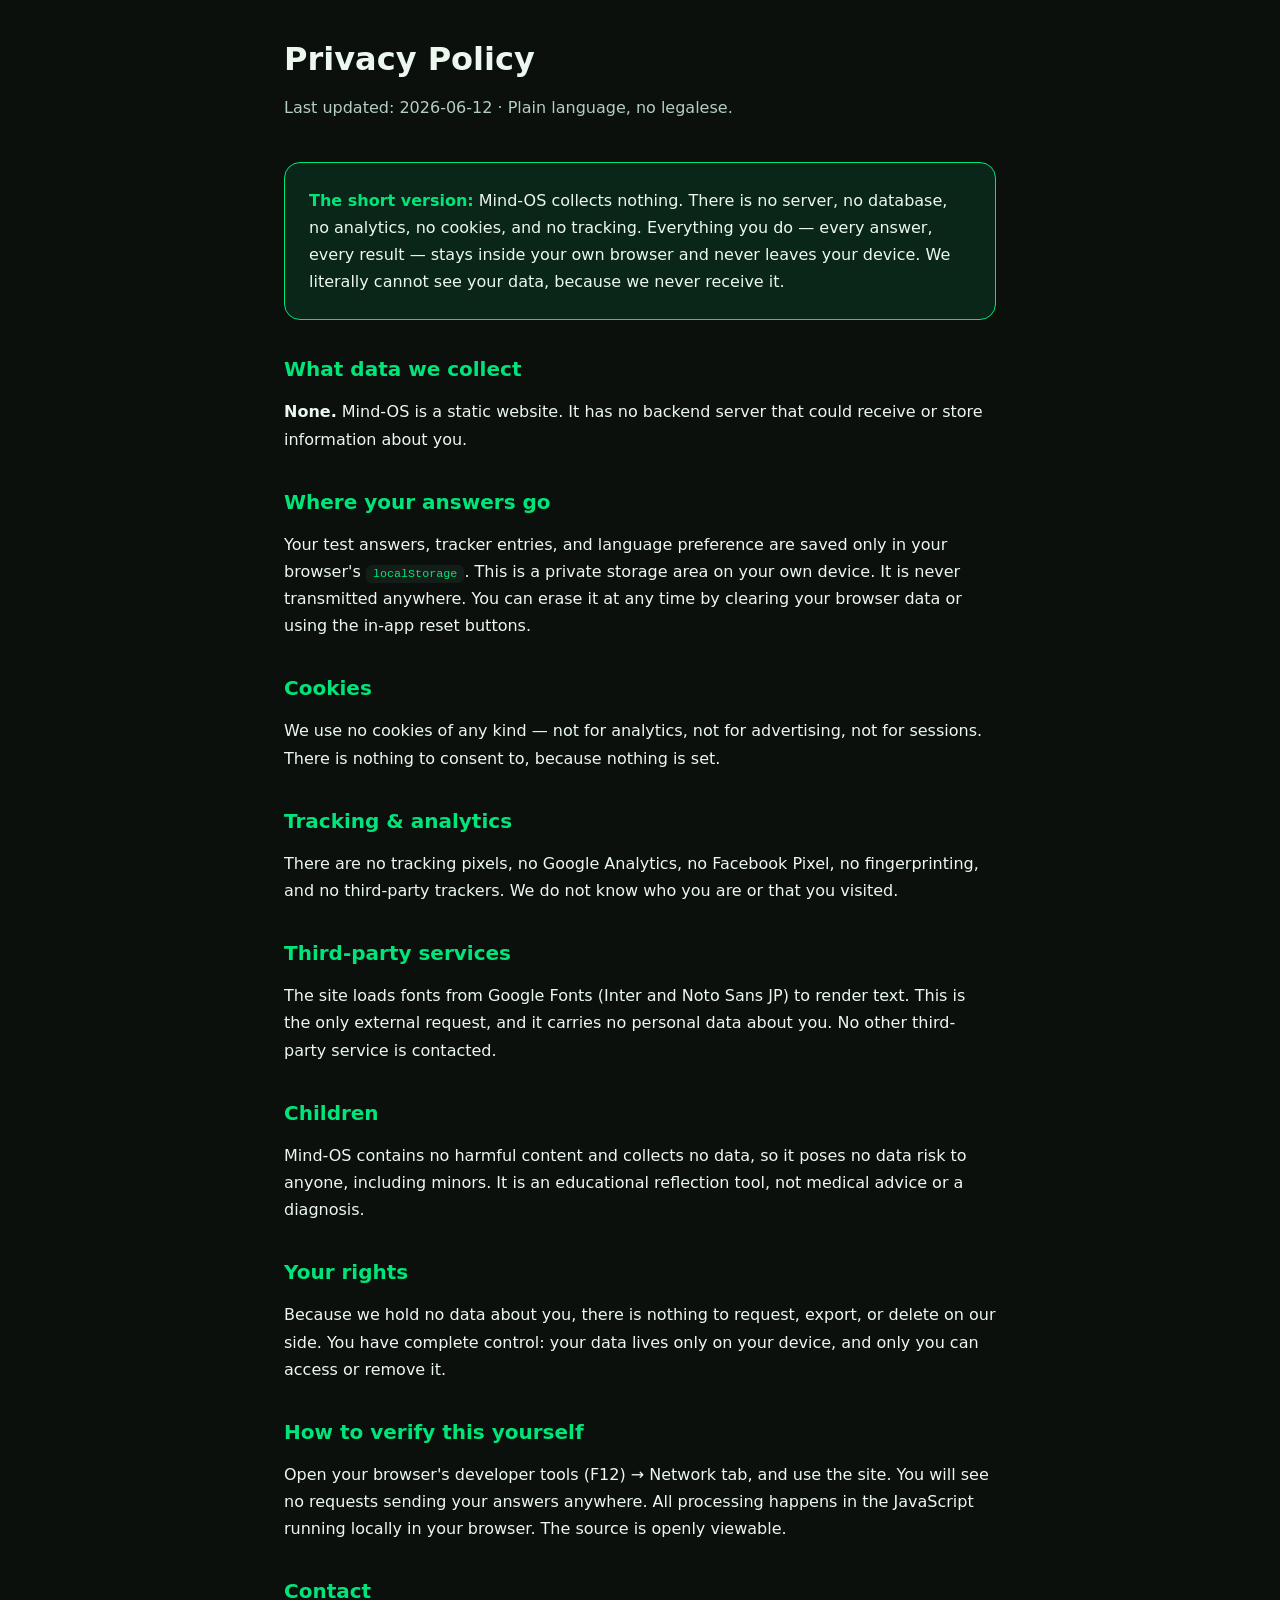
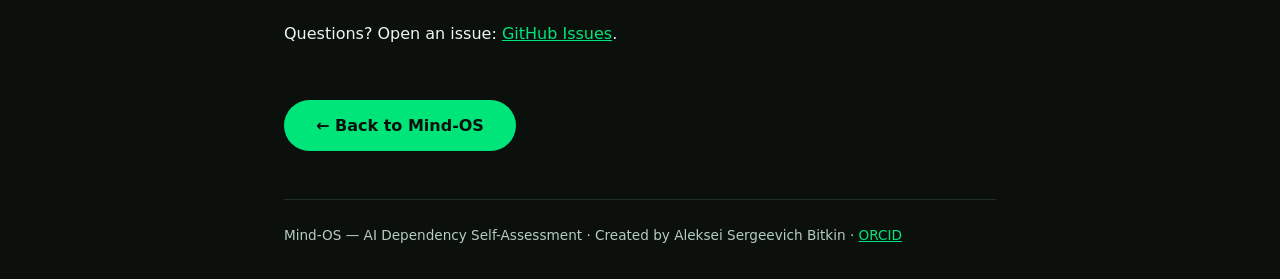
<file: privacy.html>
<!DOCTYPE html>
<html lang="en">
<head>
<meta charset="UTF-8">
<meta name="viewport" content="width=device-width, initial-scale=1.0">
<title>Privacy Policy — Mind-OS</title>
<meta name="description" content="Mind-OS collects zero data. No server, no cookies, no tracking. Everything runs in your browser. This is our full, plain-language privacy policy.">
<meta name="robots" content="index, follow">
<link rel="canonical" href="https://iamalex-afk.github.io/human-os-patch-33-protocols/privacy.html">
<style>
  :root {
    --bg:#0b100d; --surface:#131e18; --accent:#00e57a;
    --text:#ecf7f0; --text-dim:#b4cec0; --border:#1f3027;
  }
  * { box-sizing:border-box; margin:0; padding:0; }
  body {
    background:var(--bg); color:var(--text);
    font-family:'Inter',system-ui,sans-serif; line-height:1.7;
    padding:2rem 1.5rem; max-width:760px; margin:0 auto;
  }
  a { color:var(--accent); }
  h1 { font-size:2rem; margin-bottom:0.5rem; }
  .sub { color:var(--text-dim); margin-bottom:2.5rem; }
  h2 { color:var(--accent); font-size:1.25rem; margin:2rem 0 0.75rem; }
  p, li { color:var(--text); margin-bottom:0.75rem; }
  ul { padding-left:1.5rem; }
  .highlight {
    background:rgba(0,229,122,0.1); border:1px solid var(--accent);
    border-radius:1rem; padding:1.5rem; margin:1.5rem 0;
  }
  .highlight strong { color:var(--accent); }
  .back {
    display:inline-block; margin-top:2.5rem; padding:0.75rem 2rem;
    background:var(--accent); color:#0b100d; border-radius:3rem;
    text-decoration:none; font-weight:700;
  }
  footer { margin-top:3rem; padding-top:1.5rem; border-top:1px solid var(--border);
    color:var(--text-dim); font-size:0.85rem; }
  code { background:var(--surface); padding:0.15rem 0.45rem; border-radius:0.35rem;
    font-size:0.9em; color:var(--accent); }
</style>
</head>
<body>
  <h1>Privacy Policy</h1>
  <p class="sub">Last updated: 2026-06-12 · Plain language, no legalese.</p>

  <div class="highlight">
    <strong>The short version:</strong> Mind-OS collects nothing. There is no server,
    no database, no analytics, no cookies, and no tracking. Everything you do —
    every answer, every result — stays inside your own browser and never leaves
    your device. We literally cannot see your data, because we never receive it.
  </div>

  <h2>What data we collect</h2>
  <p><strong>None.</strong> Mind-OS is a static website. It has no backend server
  that could receive or store information about you.</p>

  <h2>Where your answers go</h2>
  <p>Your test answers, tracker entries, and language preference are saved only in
  your browser's <code>localStorage</code>. This is a private storage area on your
  own device. It is never transmitted anywhere. You can erase it at any time by
  clearing your browser data or using the in-app reset buttons.</p>

  <h2>Cookies</h2>
  <p>We use no cookies of any kind — not for analytics, not for advertising, not for
  sessions. There is nothing to consent to, because nothing is set.</p>

  <h2>Tracking & analytics</h2>
  <p>There are no tracking pixels, no Google Analytics, no Facebook Pixel, no
  fingerprinting, and no third-party trackers. We do not know who you are or that
  you visited.</p>

  <h2>Third-party services</h2>
  <p>The site loads fonts from Google Fonts (Inter and Noto Sans JP) to render text.
  This is the only external request, and it carries no personal data about you. No
  other third-party service is contacted.</p>

  <h2>Children</h2>
  <p>Mind-OS contains no harmful content and collects no data, so it poses no data
  risk to anyone, including minors. It is an educational reflection tool, not medical
  advice or a diagnosis.</p>

  <h2>Your rights</h2>
  <p>Because we hold no data about you, there is nothing to request, export, or
  delete on our side. You have complete control: your data lives only on your device,
  and only you can access or remove it.</p>

  <h2>How to verify this yourself</h2>
  <p>Open your browser's developer tools (F12) → Network tab, and use the site.
  You will see no requests sending your answers anywhere. All processing happens in
  the JavaScript running locally in your browser. The source is openly viewable.</p>

  <h2>Contact</h2>
  <p>Questions? Open an issue:
  <a href="https://github.com/IamAlex-afk/human-os-patch-33-protocols/issues" target="_blank" rel="noopener">GitHub Issues</a>.</p>

  <a class="back" href="./">← Back to Mind-OS</a>

  <footer>
    Mind-OS — AI Dependency Self-Assessment · Created by Aleksei Sergeevich Bitkin ·
    <a href="https://orcid.org/0009-0002-7986-3812" target="_blank" rel="noopener">ORCID</a>
  </footer>
</body>
</html>
</file>
<file: css/style.css>
/* ====== Mind-OS: 33 Protocols - Global Styles v3.0 ====== */

@font-face {
  font-family: 'Inter';
  font-style: normal;
  font-weight: 400;
  font-display: swap;
  src: local('Inter Regular');
}

:root {
  --bg: #0b100d;
  --surface: #131e18;
  --surface-hover: #1a2920;
  --accent: #00e57a;
  --accent-soft: rgba(0, 229, 122, 0.15);
  --text: #ecf7f0;
  --text-dim: #b4cec0;
  --border: #1f3027;
  --shadow: 0 16px 32px rgba(0, 0, 0, 0.7);
}

* {
  margin: 0;
  padding: 0;
  box-sizing: border-box;
}

html {
  scroll-behavior: smooth;
}

body {
  background: var(--bg);
  font-family: 'Inter', system-ui, -apple-system, 'Segoe UI', Roboto, 'Helvetica Neue', sans-serif;
  line-height: 1.6;
  color: var(--text);
  padding: 2rem 1.5rem;
  -webkit-font-smoothing: antialiased;
  text-rendering: optimizeLegibility;
  padding-bottom: calc(2rem + 80px);
}

.container {
  max-width: 1120px;
  margin: 0 auto;
}

/* ====== Language Bar ====== */
.lang-bar {
  display: flex;
  justify-content: flex-end;
  gap: 0.6rem;
  margin-bottom: 2.2rem;
  flex-wrap: wrap;
  min-height: 44px;
}

.lang-btn {
  background: transparent;
  border: 1.5px solid var(--border);
  padding: 0.5rem 1.2rem;
  border-radius: 3rem;
  font-size: 0.8rem;
  font-weight: 600;
  cursor: pointer;
  color: var(--text-dim);
  transition: all .2s;
  text-transform: uppercase;
  letter-spacing: 0.4px;
}

.lang-btn:hover,
.lang-btn:focus-visible {
  background: var(--accent-soft);
  border-color: var(--accent);
  color: var(--accent);
  outline: none;
}

.lang-btn.active {
  background: var(--accent);
  border-color: var(--accent);
  color: var(--bg);
}

/* ====== Typography ====== */
h1 {
  font-size: 2.4rem;
  font-weight: 700;
  letter-spacing: -0.02em;
  color: var(--text);
  margin-bottom: 1.2rem;
  border-left: 6px solid var(--accent);
  padding-left: 1.8rem;
  line-height: 1.25;
}

.subhead {
  font-size: 1.25rem;
  color: var(--text-dim);
  max-width: 740px;
  margin: 0.25rem 0 1.2rem;
}

h2 {
  font-size: 1.7rem;
  font-weight: 600;
  color: var(--accent);
  margin-bottom: 1rem;
  letter-spacing: -0.01em;
}

h3 {
  font-size: 1.25rem;
  font-weight: 500;
  color: var(--text);
  margin-bottom: 0.5rem;
}

/* ====== Cards ====== */
.info-box,
.test-card,
.protocol-section,
.faq-section,
.ai-faq-section,
.tracker-section,
.how-it-works,
.book-cta,
.game-block,
.poll-block,
.fear-test-card {
  background: var(--surface);
  border-radius: 2rem;
  padding: 2.5rem;
  margin-bottom: 2.2rem;
  border: 1px solid var(--border);
  box-shadow: var(--shadow);
  transition: box-shadow .2s, border-color .2s;
}

.test-card:hover,
.fear-test-card:hover {
  border-color: var(--accent);
  box-shadow: 0 0 24px var(--accent-soft);
}

/* ====== Test Components ====== */
.test-title {
  display: flex;
  align-items: center;
  gap: 0.9rem;
  margin-bottom: 0.5rem;
}

.test-title span:first-child {
  font-size: 2rem;
}

.test-desc {
  color: var(--text-dim);
  margin-bottom: 1.6rem;
  font-size: 0.95rem;
}

.test-hint {
  font-size: 0.9rem;
  color: var(--accent);
  margin-bottom: 1.2rem;
  border-left: 3px solid var(--accent);
  padding-left: 1rem;
}

.progress {
  font-size: 0.85rem;
  color: var(--accent);
  margin-bottom: 1.4rem;
  font-weight: 500;
  text-transform: uppercase;
  letter-spacing: 0.6px;
  min-height: 32px;
}

/* ====== Question Wizard ====== */
.question-step {
  padding: 1.5rem 0;
  display: none;
  animation: fIn 0.4s ease forwards;
}

.question-step.active {
  display: block;
}

.question-text {
  font-weight: 500;
  margin-bottom: 1.5rem;
  font-size: 1.15rem;
  color: var(--text);
  line-height: 1.5;
}

.options {
  display: flex;
  flex-direction: column;
  gap: 0.8rem;
}

.option-label {
  display: flex;
  align-items: center;
  gap: 1rem;
  background: var(--bg);
  border: 1.5px solid var(--border);
  padding: 1rem 1.5rem;
  border-radius: 1rem;
  font-size: 1rem;
  cursor: pointer;
  transition: all .15s;
  color: var(--text-dim);
}

.option-label:hover {
  background: var(--surface-hover);
  border-color: var(--accent-soft);
}

.option-label.selected {
  background: var(--accent);
  border-color: var(--accent);
  color: var(--bg);
  font-weight: 600;
}

input[type="radio"] {
  appearance: none;
  width: 1.4rem;
  height: 1.4rem;
  border: 2px solid var(--border);
  border-radius: 50%;
  background: var(--bg);
  flex-shrink: 0;
  outline: none;
  transition: all .2s ease;
  cursor: pointer;
}

input[type="radio"]:checked {
  border-color: var(--accent);
  background-color: var(--accent);
  box-shadow: inset 0 0 0 4px var(--surface);
}

input[type="radio"]:focus-visible {
  box-shadow: 0 0 0 3px var(--accent-soft), 0 0 0 1px var(--accent);
  border-color: var(--accent);
}

/* ====== Buttons ====== */
.btn-submit,
.btn-nav,
.book-link {
  background: transparent;
  color: var(--accent);
  border: 2px solid var(--accent);
  padding: 0.8rem 2rem;
  border-radius: 3.5rem;
  font-weight: 700;
  cursor: pointer;
  margin-top: 1.5rem;
  display: inline-flex;
  align-items: center;
  justify-content: center;
  text-decoration: none;
  transition: .2s;
  outline: none;
}

.btn-submit:hover,
.btn-nav:hover,
.btn-submit:focus-visible,
.btn-nav:focus-visible {
  background: var(--accent);
  color: var(--bg);
  box-shadow: 0 0 20px var(--accent-soft);
  transform: translateY(-2px);
}

.book-link {
  background: var(--accent);
  color: var(--bg);
  border: none;
}

.book-link:hover,
.book-link:focus-visible {
  background: #00ff88;
  color: var(--bg);
  box-shadow: 0 0 25px var(--accent-soft);
  transform: translateY(-2px);
}

.btn-nav:disabled {
  opacity: 0.4;
  cursor: not-allowed;
  background: transparent;
  color: var(--text-dim);
  border-color: var(--border);
  box-shadow: none;
  transform: none;
}

/* ====== Results ====== */
.result {
  margin-top: 2rem;
  padding: 1.8rem;
  background: var(--bg);
  border-radius: 1.2rem;
  border-left: 6px solid var(--accent);
  display: none;
  animation: fIn .4s;
}

.result strong {
  display: block;
  margin-bottom: 0.5rem;
  font-size: 1.25rem;
  color: var(--accent);
}

.result-header {
  display: flex;
  justify-content: space-between;
  align-items: center;
  flex-wrap: wrap;
  gap: 0.5rem;
}

.result-badge {
  background: var(--accent-soft);
  color: var(--accent);
  padding: 0.4rem 1.2rem;
  border-radius: 2rem;
  font-size: 0.9rem;
  font-weight: 700;
}

.result-advice {
  font-size: 0.95rem;
  color: var(--text-dim);
  line-height: 1.5;
  margin-top: 1rem;
}

/* ====== Overall Result ====== */
.overall-result {
  background: radial-gradient(circle at center, #1a2a21 0%, var(--surface) 100%);
  border-radius: 2rem;
  padding: 2.5rem;
  margin-bottom: 2.2rem;
  border: 2px solid var(--accent);
  box-shadow: 0 0 32px var(--accent-soft);
  text-align: center;
  display: none;
}

.overall-result h2 {
  font-size: 2.2rem;
  margin-bottom: 0.5rem;
  text-transform: uppercase;
}

.overall-archetype {
  font-size: 1.6rem;
  color: var(--accent);
  margin-bottom: 1rem;
  font-weight: 700;
}

.overall-percentile {
  font-size: 1.1rem;
  color: var(--text-dim);
  margin-bottom: 1.5rem;
}

/* ====== Overall Progress Bar ====== */
.overall-progress {
  margin-bottom: 2.2rem;
  display: none;
}

.overall-progress.visible {
  display: block;
}

.overall-progress-track {
  width: 100%;
  background: var(--bg);
  border-radius: 1rem;
  height: 20px;
  overflow: hidden;
  border: 1px solid var(--border);
}

.overall-progress-fill {
  height: 100%;
  background: linear-gradient(90deg, var(--accent) 0%, #00ff88 100%);
  border-radius: 1rem;
  transition: width .6s cubic-bezier(0.4, 0, 0.2, 1);
  min-width: 4%;
}

.overall-progress-label {
  display: flex;
  justify-content: space-between;
  font-size: 0.85rem;
  color: var(--text-dim);
  margin-top: 0.6rem;
  font-weight: 500;
}

/* ====== Protocols Grid ====== */
.protocol-grid {
  display: grid;
  grid-template-columns: repeat(auto-fill, minmax(280px, 1fr));
  gap: 1.5rem;
  margin-top: 2rem;
}

.protocol-card {
  background: var(--bg);
  border: 1px solid var(--border);
  border-radius: 1.2rem;
  padding: 1.5rem;
  transition: all .3s ease;
}

.protocol-card:hover {
  border-color: var(--accent);
  transform: translateY(-4px);
  box-shadow: 0 8px 24px rgba(0, 229, 122, 0.1);
}

.protocol-num {
  color: var(--accent);
  font-weight: 700;
  margin-bottom: 0.4rem;
  font-size: 0.85rem;
  text-transform: uppercase;
}

.protocol-title {
  font-weight: 600;
  margin-bottom: 0.8rem;
  color: var(--text);
  font-size: 1.1rem;
}

.protocol-desc {
  font-size: 0.9rem;
  color: var(--text-dim);
  line-height: 1.5;
}

/* ====== FAQ ====== */
.faq-item {
  border-bottom: 1px solid var(--border);
}

.faq-question {
  padding: 1.4rem 0;
  cursor: pointer;
  font-weight: 600;
  color: var(--accent);
  display: flex;
  justify-content: space-between;
  align-items: center;
  font-size: 1.15rem;
  transition: color .2s;
  outline: none;
  background: none;
  border: none;
  width: 100%;
  text-align: left;
  font-family: inherit;
}

.faq-question:hover,
.faq-question:focus-visible {
  color: var(--text);
}

.faq-question .faq-arrow {
  font-size: 1.2rem;
  transition: transform .3s;
  flex-shrink: 0;
  margin-left: 1rem;
}

.faq-question.active .faq-arrow,
.faq-question[aria-expanded="true"] .faq-arrow {
  transform: rotate(180deg);
}

.faq-answer {
  padding: 0 0 1.5rem 0;
  color: var(--text-dim);
  display: none;
  line-height: 1.7;
}

/* Совместимость: JS добавляет класс active, атрибут aria-expanded на будущее */
.faq-question.active + .faq-answer,
.faq-question[aria-expanded="true"] + .faq-answer {
  display: block;
  animation: fIn .3s;
}

/* ====== Tracker ====== */
.tracker-input-area {
  display: flex;
  flex-wrap: wrap;
  gap: 2rem;
  align-items: center;
  background: var(--bg);
  padding: 1.5rem;
  border-radius: 1rem;
  border: 1px solid var(--border);
}

.tracker-slider {
  flex: 3;
  min-width: 220px;
}

.tracker-slider input[type="range"] {
  width: 100%;
  cursor: pointer;
  accent-color: var(--accent);
}

.tracker-value {
  font-size: 2.5rem;
  font-weight: 700;
  color: var(--accent);
  min-width: 4rem;
  text-align: center;
}

.tracker-buttons {
  display: flex;
  gap: 0.8rem;
  flex-wrap: wrap;
}

.tracker-stats {
  background: var(--bg);
  border-radius: 1.2rem;
  padding: 1.5rem;
  margin-top: 1.5rem;
  border: 1px solid var(--border);
}

.tracker-chart {
  display: flex;
  gap: 0.5rem;
  align-items: flex-end;
  height: 100px;
  margin: 1.5rem 0;
}

.chart-bar {
  flex: 1;
  display: flex;
  flex-direction: column;
  align-items: center;
  justify-content: flex-end;
  gap: 0.4rem;
}

.bar-fill {
  width: 100%;
  background: var(--accent);
  border-radius: 4px 4px 0 0;
  min-height: 4px;
  transition: height .4s;
}

.bar-label {
  font-size: 0.75rem;
  color: var(--text-dim);
}

.trend-indicator {
  display: inline-block;
  padding: 0.4rem 1rem;
  background: var(--surface);
  border-radius: 2rem;
  border: 1px solid var(--border);
  font-weight: 600;
  margin-top: 0.5rem;
}

/* ====== Poll ====== */
.poll-bar-container {
  margin-bottom: 1rem;
}

.poll-bar-label {
  display: flex;
  justify-content: space-between;
  font-size: 0.9rem;
  color: var(--text);
  font-weight: 500;
  margin-bottom: 0.4rem;
}

.poll-bar-track {
  width: 100%;
  background: var(--bg);
  border-radius: 6px;
  height: 12px;
  overflow: hidden;
}

.poll-bar-fill {
  height: 100%;
  border-radius: 6px;
  transition: width 1s cubic-bezier(0.4, 0, 0.2, 1);
}

/* ====== Trust & CTA ====== */
.trust-badge {
  display: flex;
  flex-wrap: wrap;
  gap: 2rem;
  justify-content: center;
  margin: 1.5rem 0 0.5rem;
  font-size: 0.95rem;
  color: var(--text-dim);
}

.donate-link {
  display: inline-flex;
  align-items: center;
  gap: 0.6rem;
  background: #1f3027;
  color: var(--text);
  text-decoration: none;
  padding: 0.8rem 1.6rem;
  border-radius: 3rem;
  font-size: 0.95rem;
  border: 1px solid var(--border);
  transition: all .2s;
  font-weight: 600;
}

.donate-link:hover,
.donate-link:focus-visible {
  border-color: var(--accent);
  color: var(--accent);
  transform: translateY(-2px);
  outline: none;
}

.cta-bar {
  position: fixed;
  bottom: 0;
  left: 0;
  right: 0;
  background: var(--surface);
  border-top: 1px solid var(--accent);
  display: none;
  z-index: 100;
  padding: 1rem;
  text-align: center;
  box-shadow: 0 -10px 30px rgba(0, 0, 0, 0.5);
}

.cta-bar.visible {
  display: block;
  animation: fIn 0.5s;
}

/* ====== Navigation ====== */
.wizard-nav {
  display: flex;
  justify-content: space-between;
  margin-top: 2rem;
  padding-top: 1.5rem;
  border-top: 1px solid var(--border);
}

/* ====== Utility ====== */
.text-center {
  text-align: center;
}

.disclaimer-micro {
  font-size: 0.85rem;
  color: var(--accent);
  opacity: 0.8;
  margin-top: 0.5rem;
}

/* ====== Animations ====== */
@keyframes fIn {
  from {
    opacity: 0;
    transform: translateY(-10px);
  }
  to {
    opacity: 1;
    transform: translateY(0);
  }
}

/* ====== Responsive ====== */
@media(max-width: 768px) {
  body {
    padding: 1rem;
    padding-bottom: calc(1rem + 80px);
  }

  h1 {
    font-size: 2rem;
    padding-left: 1.2rem;
  }

  .info-box,
  .test-card,
  .fear-test-card,
  .protocol-section,
  .faq-section,
  .ai-faq-section,
  .tracker-section,
  .how-it-works,
  .book-cta,
  .game-block,
  .poll-block {
    padding: 1.5rem;
  }

  .wizard-nav {
    flex-direction: column;
    gap: 1rem;
  }

  .wizard-nav button {
    width: 100%;
    margin-top: 0;
  }

  .protocol-grid {
    grid-template-columns: 1fr;
  }

  .tracker-input-area {
    flex-direction: column;
    align-items: stretch;
    text-align: center;
  }

  .tracker-buttons {
    justify-content: center;
  }
}

/* Фикс CLS: Резервируем место под динамический контент */
#q1Container, #q2Container, #q3Container, #qFearContainer {
  min-height: 380px;
  content-visibility: auto;
  contain-intrinsic-size: 380px;
}

.protocol-grid {
  min-height: 1000px;
}

.poll-block {
  min-height: 250px;
}

/* Улучшаем контрастность для Accessibility 100/100 */
section.info-box a, .book-link {
  font-weight: 700;
  text-decoration: underline;
}

/* Гарантируем, что изображения не вызывают CLS */
img {
  max-width: 100%;
  height: auto;
  display: block;
}

/* ════════════════════════════════════════════════
   СЕЛЕКТОР ЯЗЫКА — планета + выпадающий список
   ════════════════════════════════════════════════ */
.lang-selector {
  position: fixed;
  top: 1rem;
  right: 1rem;
  z-index: 1000;
}
.lang-toggle {
  display: flex;
  align-items: center;
  gap: 0.4rem;
  background: var(--surface);
  border: 1px solid var(--border);
  border-radius: 2rem;
  padding: 0.5rem 0.85rem;
  color: var(--text);
  font-size: 0.9rem;
  font-weight: 600;
  cursor: pointer;
  box-shadow: var(--shadow);
  transition: border-color 0.2s, background 0.2s;
}
.lang-toggle:hover { background: var(--surface-hover); border-color: var(--accent); }
.lang-toggle:focus-visible { outline: 2px solid var(--accent); outline-offset: 2px; }
.lang-globe { font-size: 1.1rem; line-height: 1; }
.lang-current { letter-spacing: 0.03em; }
.lang-arrow { font-size: 0.7rem; transition: transform 0.25s; color: var(--text-dim); }
.lang-selector.open .lang-arrow { transform: rotate(180deg); }

.lang-dropdown {
  position: absolute;
  top: calc(100% + 0.5rem);
  right: 0;
  min-width: 180px;
  background: var(--surface);
  border: 1px solid var(--border);
  border-radius: 1rem;
  padding: 0.4rem;
  box-shadow: var(--shadow);
  display: flex;
  flex-direction: column;
  gap: 0.15rem;
  animation: langFade 0.2s ease;
  transform-origin: top right;
}
.lang-dropdown[hidden] { display: none; }
@keyframes langFade {
  from { opacity: 0; transform: translateY(-8px) scale(0.97); }
  to   { opacity: 1; transform: translateY(0) scale(1); }
}
.lang-option {
  display: flex;
  align-items: center;
  gap: 0.7rem;
  width: 100%;
  background: transparent;
  border: none;
  border-radius: 0.6rem;
  padding: 0.6rem 0.8rem;
  color: var(--text);
  font-size: 0.92rem;
  text-align: left;
  cursor: pointer;
  transition: background 0.15s;
}
.lang-option:hover { background: var(--surface-hover); }
.lang-option:focus-visible { outline: 2px solid var(--accent); outline-offset: -2px; }
.lang-option.active {
  background: var(--accent-soft);
  color: var(--accent);
  font-weight: 700;
}
.lang-flag { font-size: 1.15rem; line-height: 1; min-width: 1.4rem; text-align: center; }
.lang-name { flex: 1; }

/* ════════════════════════════════════════════════
   КНОПКА "НАВЕРХ"
   ════════════════════════════════════════════════ */
.scroll-top-btn {
  position: fixed;
  bottom: 1.5rem;
  right: 1.5rem;
  z-index: 999;
  width: 3rem;
  height: 3rem;
  border-radius: 50%;
  background: var(--accent);
  color: #0b100d;
  border: none;
  font-size: 1.3rem;
  font-weight: 700;
  cursor: pointer;
  box-shadow: var(--shadow);
  display: flex;
  align-items: center;
  justify-content: center;
  transition: transform 0.2s, opacity 0.2s;
  opacity: 0.9;
}
.scroll-top-btn:hover { transform: translateY(-3px); opacity: 1; }
.scroll-top-btn:focus-visible { outline: 2px solid var(--text); outline-offset: 2px; }
.scroll-top-btn[hidden] { display: none; }

/* ════════════════════════════════════════════════
   ИНДИКАТОР ПРОГРЕССА ЧТЕНИЯ
   ════════════════════════════════════════════════ */
.reading-progress {
  position: fixed;
  top: 0;
  left: 0;
  height: 3px;
  width: 0%;
  background: var(--accent);
  z-index: 1001;
  transition: width 0.1s linear;
}

/* ════════════════════════════════════════════════
   SCROLL-SPY — активный пункт навигации
   ════════════════════════════════════════════════ */
.book-link.nav-active {
  color: var(--accent) !important;
  position: relative;
}
.book-link.nav-active::after {
  content: '';
  position: absolute;
  bottom: -4px;
  left: 0;
  right: 0;
  height: 2px;
  background: var(--accent);
  border-radius: 2px;
}

/* ════════════════════════════════════════════════
   АНИМИРОВАННЫЙ СЧЁТЧИК ПРОЦЕНТОВ
   ════════════════════════════════════════════════ */
#overallProgressFill {
  position: relative;
  transition: width 0.5s cubic-bezier(0.4, 0, 0.2, 1);
}
#overallProgressFill[data-pct]::after {
  content: attr(data-pct);
  position: absolute;
  right: 0.5rem;
  top: 50%;
  transform: translateY(-50%);
  font-size: 0.7rem;
  font-weight: 700;
  color: #0b100d;
}

/* ════════════════════════════════════════════════
   ЯПОНСКИЙ ШРИФТ — Noto Sans JP (Inter не имеет kanji)
   ════════════════════════════════════════════════ */
:lang(ja), [lang="ja"] {
  font-family: 'Noto Sans JP', 'Inter', system-ui, sans-serif;
}

/* ════════════════════════════════════════════════
   PREFERS-REDUCED-MOTION — уважение к настройкам (WCAG 2.2)
   ════════════════════════════════════════════════ */
@media (prefers-reduced-motion: reduce) {
  *, *::before, *::after {
    animation-duration: 0.01ms !important;
    animation-iteration-count: 1 !important;
    transition-duration: 0.01ms !important;
    scroll-behavior: auto !important;
  }
}

/* Мобильная адаптация селектора */
@media (max-width: 600px) {
  .lang-selector { top: 0.6rem; right: 0.6rem; }
  .lang-toggle { padding: 0.4rem 0.7rem; font-size: 0.85rem; }
  .scroll-top-btn { bottom: 1rem; right: 1rem; width: 2.7rem; height: 2.7rem; }
}

/* ════════════════════════════════════════════════
   PRINT — чистая печать результата (пользователь сохраняет свой профиль)
   ════════════════════════════════════════════════ */
@media print {
  /* Скрываем навигацию, селектор, кнопки, неважные секии */
  .lang-selector, .scroll-top-btn, .reading-progress,
  nav, #globalCTABar, #tracker-section, #game-section,
  #poll-section, footer, .donate-link, #shareButton,
  #resetTestButton, noscript {
    display: none !important;
  }
  body { background: #fff !important; color: #000 !important; }
  * { box-shadow: none !important; text-shadow: none !important; }
  .container { max-width: 100% !important; padding: 0 !important; }
  /* Результат печатается чётко */
  #overallBlock, .result-card, #overallResult {
    page-break-inside: avoid;
    border: 1px solid #333 !important;
    background: #fff !important;
    color: #000 !important;
  }
  a { color: #000 !important; text-decoration: underline; }
  a[href]::after { content: " (" attr(href) ")"; font-size: 0.8em; color: #555; }
}

/* ════════════════════════════════════════════════
   РАДАР-ГРАФИК РЕЗУЛЬТАТА
   ════════════════════════════════════════════════ */
.radar-holder {
  display: flex;
  justify-content: center;
  margin: 2rem auto 1rem;
  max-width: 300px;
}
.radar-holder svg { max-width: 100%; height: auto; }

/* ════════════════════════════════════════════════
   СПЕКТР ЗАВИСИМОСТИ
   ════════════════════════════════════════════════ */
.spectrum-holder { max-width: 480px; margin: 1.5rem auto 0.5rem; }
.spectrum-bar {
  position: relative;
  height: 10px;
  border-radius: 5px;
  background: linear-gradient(90deg, #1d9e75 0%, #c9a227 50%, #e24b4a 100%);
}
.spectrum-marker {
  position: absolute;
  top: 50%;
  left: 2%;
  width: 18px;
  height: 18px;
  border-radius: 50%;
  background: var(--text);
  border: 3px solid var(--bg);
  box-shadow: 0 0 0 2px var(--text);
  transform: translate(-50%, -50%);
  transition: left 0.8s cubic-bezier(0.4, 0, 0.2, 1);
}
.spectrum-labels {
  display: flex;
  justify-content: space-between;
  margin-top: 0.5rem;
  font-size: 0.78rem;
  color: var(--text-dim);
  font-weight: 600;
}

/* ════════════════════════════════════════════════
   БЛОК "ЧТО ДЕЛАТЬ"
   ════════════════════════════════════════════════ */
.what-to-do {
  max-width: 640px;
  margin: 2rem auto 0;
  padding: 1.4rem 1.6rem;
  background: var(--accent-soft);
  border: 1px solid var(--accent);
  border-radius: 1rem;
  text-align: left;
}
.what-to-do[hidden] { display: none; }
.what-to-do h3 {
  margin: 0 0 0.6rem;
  color: var(--accent);
  font-size: 1.05rem;
}
.what-to-do p {
  margin: 0;
  line-height: 1.6;
  color: var(--text);
  font-size: 0.98rem;
}

/* ════════════════════════════════════════════════
   ПЛАВНЫЙ ПЕРЕХОД МЕЖДУ ВОПРОСАМИ
   ════════════════════════════════════════════════ */
.question-step.active {
  animation: questionFade 0.35s ease;
}
@keyframes questionFade {
  from { opacity: 0; transform: translateX(12px); }
  to   { opacity: 1; transform: translateX(0); }
}

/* ════════════════════════════════════════════════
   SKIP-LINK — доступность (переход к контенту с клавиатуры)
   ════════════════════════════════════════════════ */
.skip-link {
  position: absolute;
  top: -60px;
  left: 1rem;
  z-index: 1100;
  background: var(--accent);
  color: #0b100d;
  padding: 0.6rem 1.4rem;
  border-radius: 0 0 0.6rem 0.6rem;
  font-weight: 700;
  text-decoration: none;
  transition: top 0.2s;
}
.skip-link:focus {
  top: 0;
  outline: 2px solid var(--text);
  outline-offset: 2px;
}

/* ════════════════════════════════════════════════
   ПРЕДУПРЕЖДЕНИЕ О КАЧЕСТВЕ ОТВЕТОВ (careless responding)
   ════════════════════════════════════════════════ */
.answer-quality-warning {
  max-width: 600px;
  margin: 1.5rem auto 0;
  padding: 1rem 1.4rem;
  background: rgba(201, 162, 39, 0.12);
  border: 1px solid #c9a227;
  border-radius: 0.85rem;
  color: var(--text);
  font-size: 0.92rem;
  line-height: 1.55;
  text-align: left;
}
.answer-quality-warning[hidden] { display: none; }

/* ════════════════════════════════════════════════
   ДИСКЛЕЙМЕР РЕЗУЛЬТАТА (честность про пороги)
   ════════════════════════════════════════════════ */
.result-disclaimer {
  max-width: 640px;
  margin: 2rem auto 0;
  font-size: 0.82rem;
  line-height: 1.55;
  color: var(--text-dim);
  font-style: italic;
  text-align: center;
  opacity: 0.85;
}

/* ════════════════════════════════════════════════
   МАТРИЦА 2×2 — Зависимость × Страх
   ════════════════════════════════════════════════ */
.dep-fear-matrix {
  max-width: 480px;
  margin: 2.5rem auto 0;
}
.dep-fear-matrix[hidden] { display: none; }
.matrix-title {
  text-align: center;
  color: var(--accent);
  font-size: 1.1rem;
  margin-bottom: 1.2rem;
}
.matrix-grid-wrap {
  display: flex;
  gap: 0.5rem;
}
.matrix-yaxis {
  display: flex;
  align-items: center;
  justify-content: center;
}
.matrix-yaxis span {
  writing-mode: vertical-rl;
  transform: rotate(180deg);
  font-size: 0.78rem;
  font-weight: 700;
  color: var(--text-dim);
  letter-spacing: 0.05em;
}
.matrix-main { flex: 1; }
.matrix-grid {
  display: grid;
  grid-template-columns: 1fr 1fr;
  grid-template-rows: 1fr 1fr;
  gap: 0.5rem;
  aspect-ratio: 1 / 0.85;
}
.matrix-cell {
  display: flex;
  align-items: center;
  justify-content: center;
  text-align: center;
  padding: 0.8rem 0.6rem;
  background: var(--surface);
  border: 1px solid var(--border);
  border-radius: 0.7rem;
  transition: all 0.3s;
}
.matrix-cell .cell-name {
  font-size: 0.82rem;
  font-weight: 600;
  color: var(--text-dim);
  line-height: 1.3;
}
.matrix-cell.active {
  background: var(--accent-soft);
  border-color: var(--accent);
  border-width: 2px;
  transform: scale(1.04);
}
.matrix-cell.active .cell-name {
  color: var(--accent);
  font-weight: 700;
}
.matrix-xaxis {
  text-align: center;
  margin-top: 0.5rem;
  font-size: 0.78rem;
  font-weight: 700;
  color: var(--text-dim);
  letter-spacing: 0.05em;
}
.matrix-result {
  margin-top: 1.4rem;
  padding: 1.2rem 1.4rem;
  background: var(--accent-soft);
  border: 1px solid var(--accent);
  border-radius: 0.85rem;
  text-align: left;
}
.matrix-result strong { color: var(--accent); display: block; margin-bottom: 0.4rem; }
.matrix-result span { color: var(--text); line-height: 1.55; font-size: 0.95rem; }
.matrix-note {
  margin-top: 1rem;
  font-size: 0.8rem;
  color: var(--text-dim);
  line-height: 1.5;
  text-align: center;
  font-style: italic;
}

/* ════════════════════════════════════════════════
   БАННЕР ОБЩЕГО РЕЗУЛЬТАТА (открыт по ссылке)
   ════════════════════════════════════════════════ */
.shared-banner {
  max-width: 560px;
  margin: 0 auto 1.5rem;
  padding: 0.85rem 1.4rem;
  background: var(--surface);
  border: 1px dashed var(--accent);
  border-radius: 0.85rem;
  color: var(--text-dim);
  font-size: 0.9rem;
  line-height: 1.5;
}
.shared-banner[hidden] { display: none; }
.shared-banner a { color: var(--accent); font-weight: 600; }
</file>
